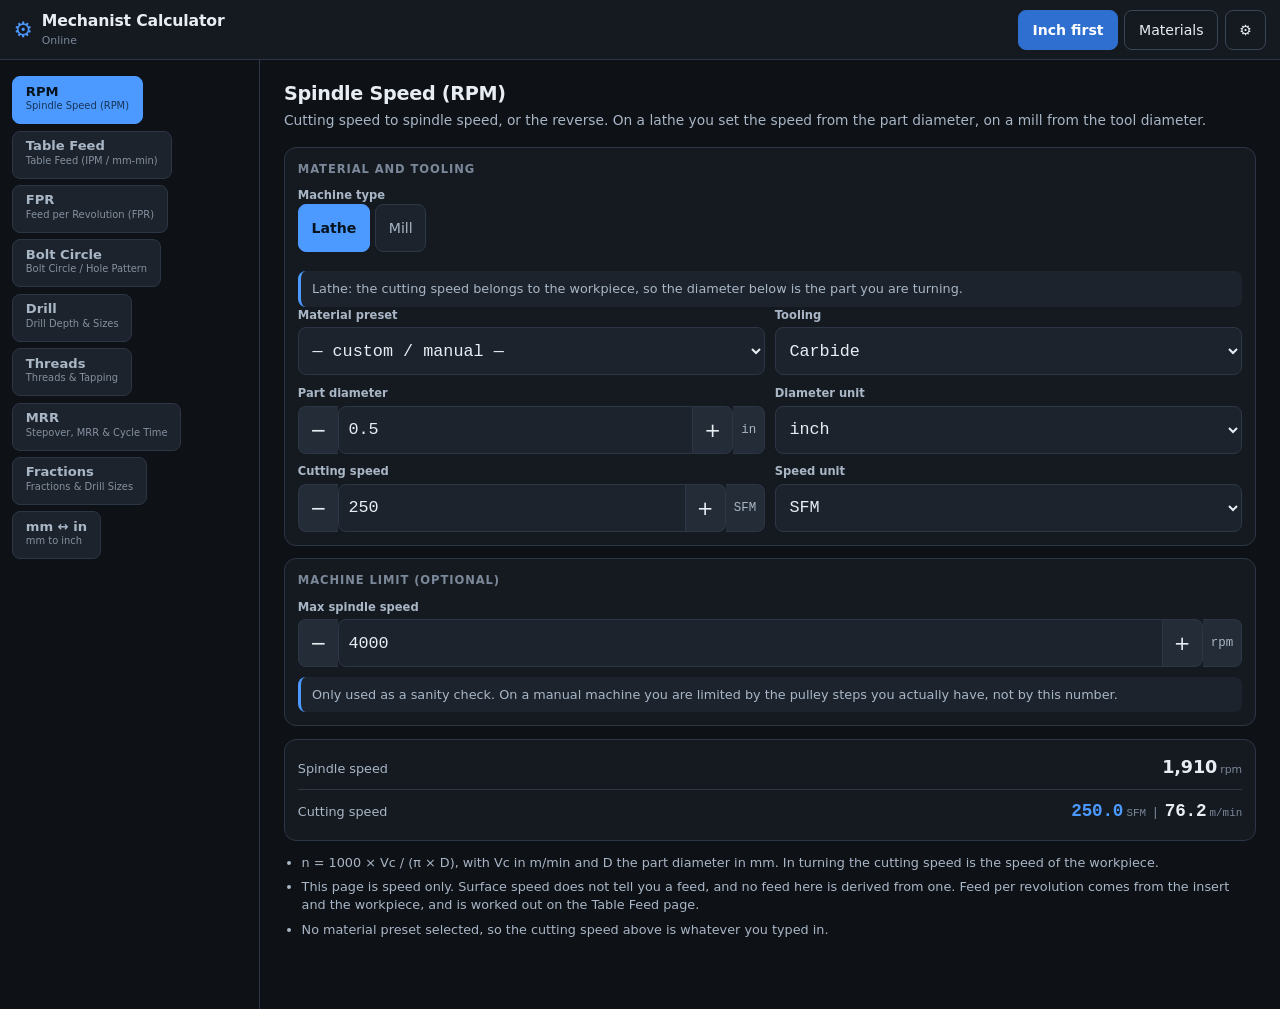
<file: index.html>
<!DOCTYPE html>
<html lang="en" data-theme="dark" data-units="in">
<head>
<meta charset="utf-8">
<meta name="viewport" content="width=device-width, initial-scale=1, viewport-fit=cover">
<meta name="theme-color" content="#0e1116">
<meta name="description" content="Machinist calculator for spindle speed, feeds, bolt circles, drilling, tapping, MRR and cycle time. Works in both imperial and metric at the same time.">
<meta name="apple-mobile-web-app-capable" content="yes">
<meta name="apple-mobile-web-app-status-bar-style" content="black-translucent">
<meta name="apple-mobile-web-app-title" content="Mech Calc">
<title>Mechanist Calculator</title>
<link rel="manifest" href="./manifest.webmanifest">
<link rel="icon" href="./icons/icon-192.png" sizes="192x192">
<link rel="apple-touch-icon" href="./icons/icon-192.png">
<link rel="stylesheet" href="./css/app.css">
</head>
<body>
<a class="skip" href="#calc-host">Skip to the calculator</a>

<div class="shell">
  <header class="topbar">
    <div class="brand">
      <span class="brand-mark" aria-hidden="true">⚙</span>
      <span class="brand-text">
        <strong>Mechanist Calculator</strong>
        <span class="net-state" id="net-state">Online</span>
      </span>
    </div>
    <div class="topbar-actions">
      <button type="button" class="btn btn-toggle" id="unit-main" aria-pressed="true">Inch first</button>
      <button type="button" class="btn btn-ghost" id="materials-open" title="Materials">Materials</button>
      <button type="button" class="btn btn-ghost" id="settings-open" title="Settings" aria-label="Settings">⚙</button>
    </div>
  </header>

  <div class="toolbar">
    <div class="search-wrap">
      <input type="search" id="search" placeholder="Search calculators, or press /" autocomplete="off" aria-label="Search calculators">
    </div>
    <button type="button" class="btn btn-ghost" id="machine-btn" title="Default machine">HAAS</button>
  </div>

  <nav class="nav" aria-label="Calculators">
    <ul id="nav-list"></ul>
  </nav>

  <main class="view">
    <h2 class="view-title" id="view-title"></h2>
    <p class="view-blurb" id="view-blurb"></p>
    <div id="calc-host"></div>
  </main>
</div>

<div class="overlay" id="settings" hidden>
  <div class="overlay-scrim" id="settings-scrim"></div>
  <div class="sheet" role="dialog" aria-modal="true" aria-label="Settings">
    <header class="sheet-head">
      <h2>Settings</h2>
      <button type="button" class="btn btn-ghost" id="settings-close">Close</button>
    </header>
    <div class="sheet-body" id="settings-body"></div>
  </div>
</div>

<noscript>
  <p style="padding:2rem;color:#fff">This calculator needs JavaScript. There is no server side, everything runs in your browser.</p>
</noscript>

<script type="module" src="./js/main.js"></script>
</body>
</html>
</file>
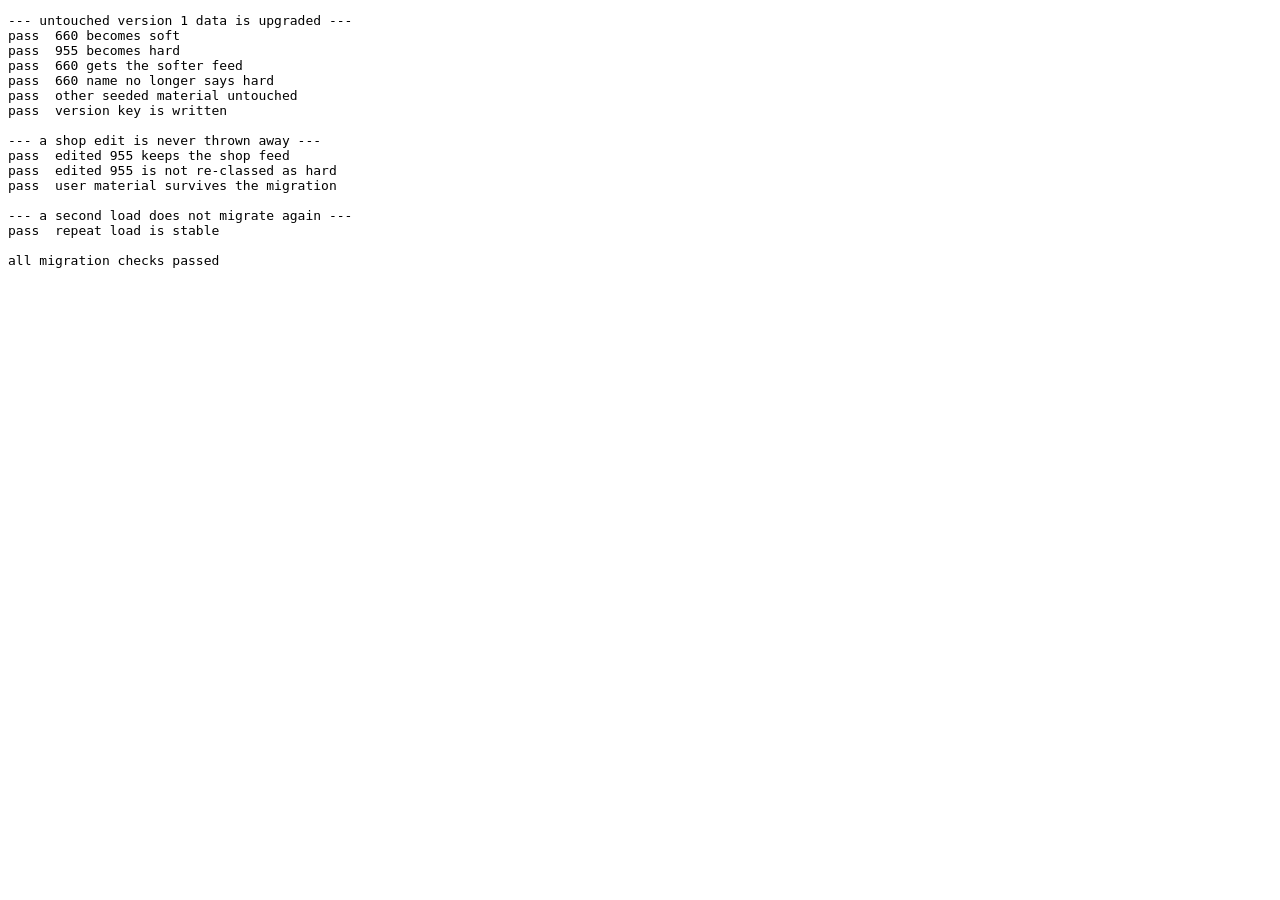
<file: tests/migrate.html>
<!DOCTYPE html>
<html lang="en">
<head><meta charset="utf-8"><title>material seed migration</title></head>
<body>
<pre id="out">running...</pre>
<script type="module">
const out = document.getElementById('out');
const log = [];
const paint = () => { out.textContent = log.join('\n'); };
const ok = (label, cond) => log.push(`${cond ? 'pass' : 'FAIL'}  ${label}`);

const NS = 'mechcalc';
const KEY = `${NS}:materials`;
const VER = `${NS}:materialsVersion`;

// The shape that shipped as version 1: no hardness field, and both bronzes
// carried the same 60 SFM / 0.0018 IPT values.
const v1BronzeTools = () => ({
  carbide: { sfm: 60, ipt: 0.0018 },
  coated: { sfm: 75, ipt: 0.0020 },
  hss: { sfm: 20, ipt: 0.0008 },
  cermet: null,
});

const seedV1 = (extra) => {
  localStorage.setItem(KEY, JSON.stringify([
    { id: 'bronze-660', name: 'Bronze SAE 660 / UNS C95800 (hard bearing bronze)', group: 'Bronze', kc: 1900, verified: false, tools: v1BronzeTools(), notes: 'old note' },
    { id: 'bronze-955', name: 'Bronze SAE 955 / UNS C93700 (hard bearing bronze)', group: 'Bronze', kc: 1900, verified: false, tools: v1BronzeTools(), notes: 'old note' },
    { id: 'steel-1018', name: 'Mild steel 1018 / A36', group: 'Steel', kc: 1500, verified: true, tools: { carbide: { sfm: 120, ipt: 0.0030 }, coated: { sfm: 140, ipt: 0.0030 }, hss: { sfm: 60, ipt: 0.0018 }, cermet: { sfm: 250, ipt: 0.0025 } }, notes: '' },
    ...extra,
  ]));
  localStorage.removeItem(VER);
};

try {
  const mod = await import('../js/materials.js');

  log.push('--- untouched version 1 data is upgraded ---');
  seedV1([]);
  let list = mod.listMaterials();
  const b660 = list.find((m) => m.id === 'bronze-660');
  const b955 = list.find((m) => m.id === 'bronze-955');
  ok('660 becomes soft', b660.hardness === 'soft');
  ok('955 becomes hard', b955.hardness === 'hard');
  ok('660 gets the softer feed', b660.tools.carbide.ipt > b955.tools.carbide.ipt);
  ok('660 name no longer says hard', !/hard bearing bronze/.test(b660.name));
  ok('other seeded material untouched', list.find((m) => m.id === 'steel-1018').tools.carbide.sfm === 120);
  ok('version key is written', Number(localStorage.getItem(VER)) >= 2);

  log.push('');
  log.push('--- a shop edit is never thrown away ---');
  seedV1([{ id: 'my-own', name: 'Shop alloy', group: 'Other', kc: 1500, verified: true, tools: { carbide: { sfm: 90, ipt: 0.0025 } }, notes: '' }]);
  const mine = JSON.parse(JSON.stringify(v1BronzeTools()));
  mine.carbide = { sfm: 44, ipt: 0.0011 };
  const v1 = JSON.parse(localStorage.getItem(KEY));
  v1.find((m) => m.id === 'bronze-955').tools = mine;
  localStorage.setItem(KEY, JSON.stringify(v1));
  list = mod.listMaterials();
  const edited = list.find((m) => m.id === 'bronze-955');
  ok('edited 955 keeps the shop feed', edited.tools.carbide.ipt === 0.0011 && edited.tools.carbide.sfm === 44);
  ok('edited 955 is not re-classed as hard', edited.hardness !== 'hard');
  ok('user material survives the migration', !!list.find((m) => m.id === 'my-own'));

  log.push('');
  log.push('--- a second load does not migrate again ---');
  const first = JSON.stringify(mod.listMaterials());
  const second = JSON.stringify(mod.listMaterials());
  ok('repeat load is stable', first === second);

  log.push('');
  const bad = log.filter((l) => l.startsWith('FAIL')).length;
  log.push(bad ? `${bad} FAILURE(S)` : 'all migration checks passed');
} catch (err) {
  log.push(`ABORTED: ${err && err.message ? err.message : err}`);
  if (err && err.stack) log.push(err.stack);
}
paint();
document.title = 'migration done';
</script>
</body>
</html>
</file>
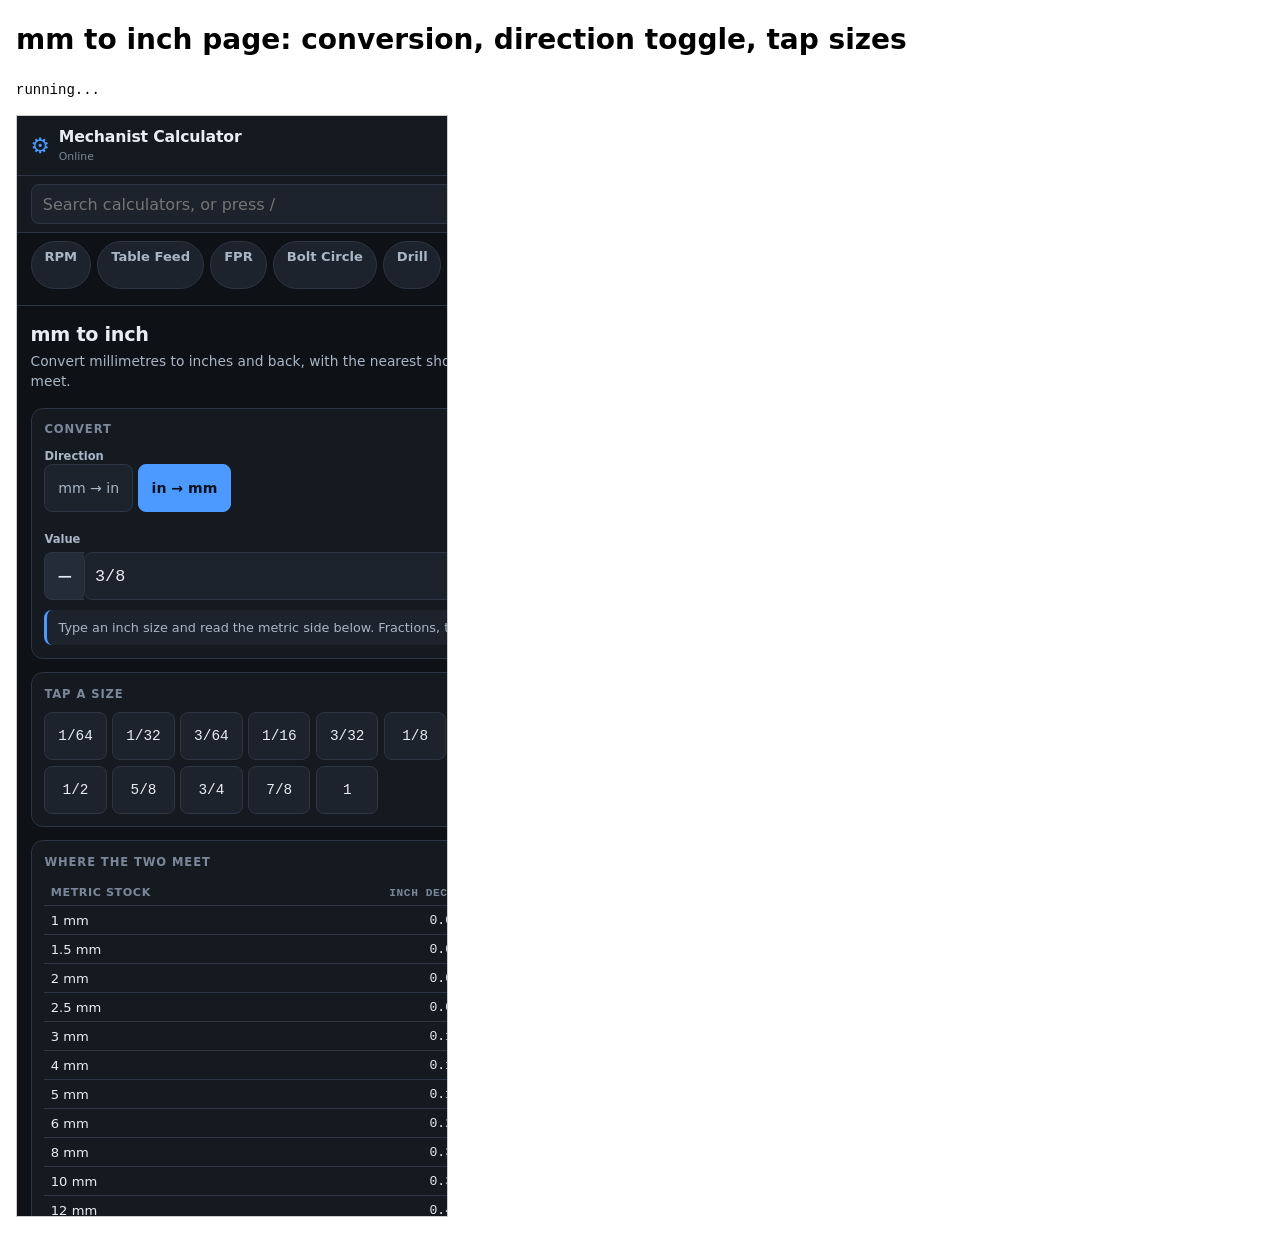
<file: tests/mmtoinch.html>
<!DOCTYPE html>
<html lang="en">
<head>
<meta charset="utf-8">
<title>mm to inch - checks</title>
<style>
  body { font: 14px/1.5 system-ui, sans-serif; margin: 1rem; }
  pre { white-space: pre-wrap; }
  .pass { color: #0a6; } .fail { color: #c00; font-weight: 600; }
  iframe { width: 430px; height: 1100px; border: 1px solid #ccc; }
</style>
</head>
<body>
<h1>mm to inch page: conversion, direction toggle, tap sizes</h1>
<pre id="out">running...</pre>
<iframe id="app" src="../index.html"></iframe>
<script type="module">
// The mm-to-inch page converts 25.4 mm per inch either way, shows a shop
// fraction and a Thou/Millimetres/Centimetres/Metres line, and carries the
// current value over when the direction is flipped.
const results = [];
const check = (name, got, want) => {
  const ok = String(got) === String(want);
  results.push({ name, got, want, ok });
};
const sleep = (ms) => new Promise((r) => setTimeout(r, ms));

const frame = document.getElementById('app');
let waited = 0;
while (waited < 10000) {
  const doc = frame.contentDocument;
  if (doc && doc.querySelector('#nav-list .nav-item')) break;
  await sleep(150);
  waited += 150;
}
const d = frame.contentDocument;
const W = frame.contentWindow;
const errs = [];
W.addEventListener('error', (e) => errs.push(`${e.message} @ ${e.filename}:${e.lineno}`));

d.querySelector('.nav-item[data-calc="mmtoinch"]').click();
await sleep(450);
const root = () => d.querySelector('.calc-slot:not([hidden])');
const rowValue = (needle) => {
  const r = [...root().querySelectorAll('.res-row')].find((x) => x.textContent.includes(needle));
  return r ? r.textContent.replace(/\s+/g, ' ').trim() : null;
};
const setMode = async (m) => {
  root().querySelector(`.seg[data-value="${m}"]`).click();
  await sleep(450);
};
const setValue = async (v) => {
  const el = root().querySelector('[data-f="value"]');
  el.value = v;
  el.dispatchEvent(new W.Event('input', { bubbles: true }));
  await sleep(320);
};
const valueUnit = () => {
  const el = root().querySelector('[data-f="value"]');
  const wrap = el && el.closest('.field');
  const u = wrap && wrap.querySelector('.field-unit');
  return u ? u.textContent.trim() : null;
};
const tap = async (text) => {
  [...root().querySelectorAll('.frac')].find((b) => b.textContent.trim() === text).click();
  await sleep(320);
};
const bodyHas = (re) => re.test(root().textContent.replace(/\s+/g, ' '));

// The page must not depend on saved state from a previous visit, so clear it.
try { W.localStorage.removeItem('mechcalc:calcState:mmtoinch'); } catch { /* ignore */ }

// --- default direction is mm to inch ---
check('default direction is mm → in', root().querySelector('.seg[data-value="mmToIn"]').classList.contains('is-active'), true);
check('the value field defaults to mm units', valueUnit(), 'mm');
check('default 10 mm reads 0.3937 in', /0\.3937in/.test(rowValue('Inches') || ''), true);
check('10 mm is 393.7 thou', /393\.7 thou/.test(rowValue('Thou') || ''), true);
check('10 mm is reported as millimetres', /10\.000 mm/.test(rowValue('Millimetres') || ''), true);
check('10 mm is 1 cm and 0.01 m', /1\.0000 cm/.test(rowValue('Centimetres') || '') && /0\.01000 m/.test(rowValue('Metres') || ''), true);

// --- 12.7 mm is exactly 1/2 in ---
await setValue('12.7');
check('12.7 mm reads as a half inch', /1\/2/.test(rowValue('As a fraction') || ''), true);
check('12.7 mm marks the fraction exact', bodyHas(/Exact\./), true);

// --- 3/8 in typed as a fraction on a flip to inches ---
await setMode('inToMm');
check('flipping sets the value field to inches', valueUnit(), 'in');
check('the carried 12.7 mm becomes 0.5 in', root().querySelector('[data-f="value"]').value, '0.5');
check('0.5 in reads back as 12.7 mm', /12\.700 mm/.test(rowValue('Millimetres') || ''), true);
await setValue('3/8');
check('3/8 in is 9.525 mm', /9\.525 mm/.test(rowValue('Millimetres') || ''), true);
check('3/8 in shows the exact fraction row', /3\/8/.test(rowValue('As a fraction') || ''), true);

// --- a size over a foot lands on feet and inches ---
await setValue('14');
check('14 in reads back 355.6 mm', /355\.600 mm/.test(rowValue('Millimetres') || ''), true);
check('14 in shows feet and inches', /1 ft 2 in/.test(rowValue('Feet and inches') || ''), true);

// --- the inch tap grid fills the field on the imperial side ---
await tap('1/4');
check('tapping 1/4 sets the value field', root().querySelector('[data-f="value"]').value, '0.25');
check('1/4 in is 6.35 mm', /6\.350 mm/.test(rowValue('Millimetres') || ''), true);

// --- back to metric: the value carries over and the tap grid switches ---
await setMode('mmToIn');
check('0.25 in carried over becomes 6.35 mm', root().querySelector('[data-f="value"]').value, '6.35');
check('the tap grid shows metric sizes again', [...root().querySelectorAll('.frac')].some((b) => b.textContent.trim() === '10'), true);
await tap('25');
check('25 mm is a 63/64 approximation on the inch line', /63\/64/.test(rowValue('Inches') || '') && /0\.9843/.test(rowValue('Inches') || ''), true);
check('25 mm is flagged as a non-exact fraction', bodyHas(/Nearest 1\/64th, not exact/), true);

// --- bad input is refused, blank input is silent ---
await setValue('banana');
check('an unreadable value is refused', /Could not calculate/.test(root().querySelector('.calc-results').textContent), true);
await setValue('');
check('a blank value leaves no results', root().querySelectorAll('.res-row').length, 0);

const failed = results.filter((r) => !r.ok);
const lines = results.map((r) => `${r.ok ? 'pass' : 'FAIL'}  ${r.name}${r.ok ? '' : `\n        got  ${r.got}\n        want ${r.want}`}`);
lines.push('');
lines.push(failed.length ? `${failed.length} of ${results.length} checks failed` : `all ${results.length} checks passed`);
lines.push(`errors: ${errs.length ? errs.join(' | ') : 'none'}`);
const out = document.getElementById('out');
out.textContent = lines.join('\n');
out.className = failed.length ? 'fail' : 'pass';
document.title = failed.length ? 'FAIL mm to inch' : 'PASS mm to inch';
</script>
</body>
</html>
</file>
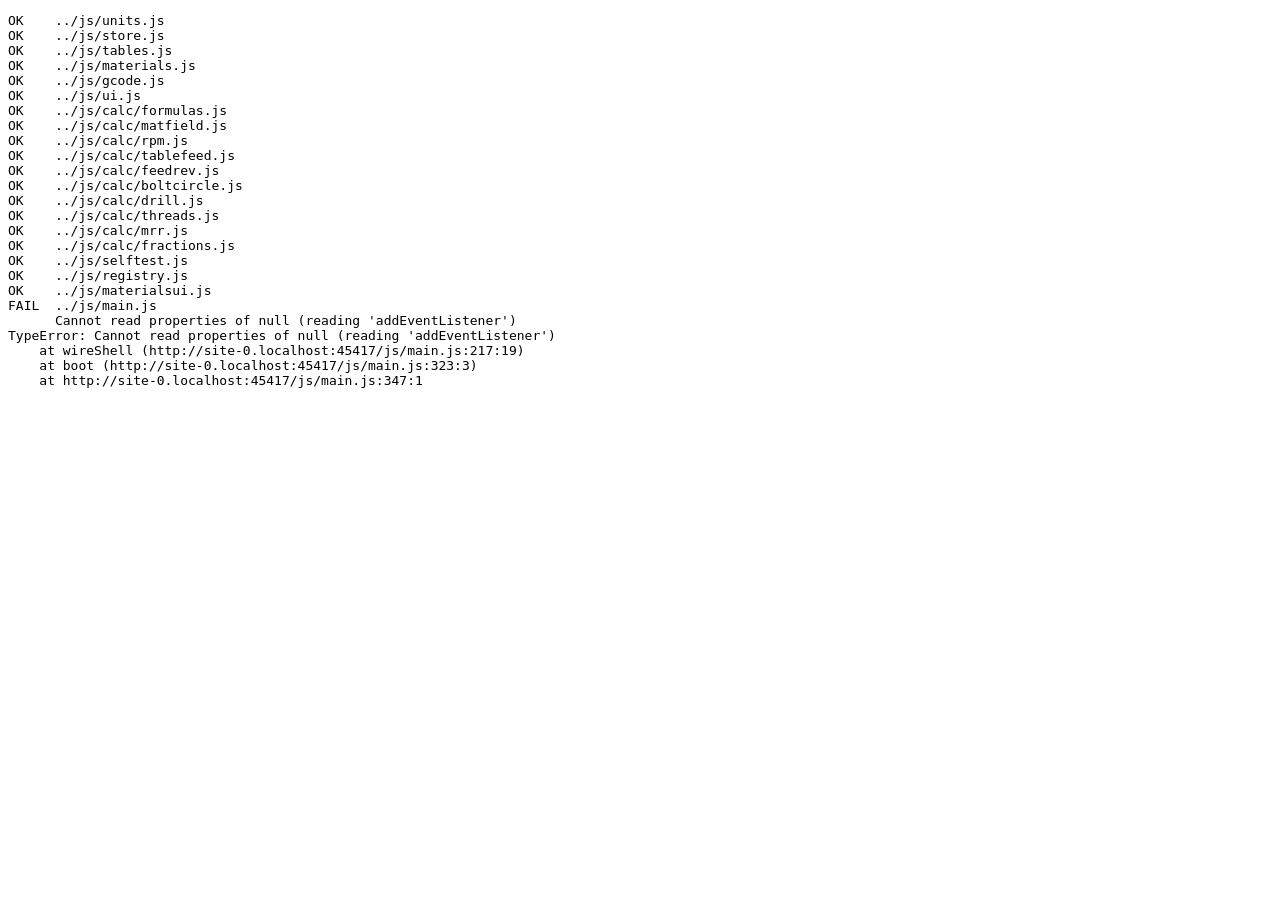
<file: tests/probe.html>
<!DOCTYPE html>
<html lang="en">
<head><meta charset="utf-8"><title>probe</title></head>
<body>
<pre id="out">running...</pre>
<script type="module">
const out = document.getElementById('out');
const log = [];
const paint = () => { out.textContent = log.join('\n'); };
window.addEventListener('error', (e) => {
  log.push(`WINDOW ERROR: ${e.message} @ ${e.filename}:${e.lineno}:${e.colno}`);
  paint();
});
window.addEventListener('unhandledrejection', (e) => {
  const r = e.reason;
  log.push(`REJECTION: ${(r && r.stack) || r}`);
  paint();
});

const mods = [
  '../js/units.js',
  '../js/store.js',
  '../js/tables.js',
  '../js/materials.js',
  '../js/gcode.js',
  '../js/ui.js',
  '../js/calc/formulas.js',
  '../js/calc/matfield.js',
  '../js/calc/rpm.js',
  '../js/calc/tablefeed.js',
  '../js/calc/feedrev.js',
  '../js/calc/boltcircle.js',
  '../js/calc/drill.js',
  '../js/calc/threads.js',
  '../js/calc/mrr.js',
  '../js/calc/fractions.js',
  '../js/selftest.js',
  '../js/registry.js',
  '../js/materialsui.js',
  '../js/main.js',
];

for (const m of mods) {
  try {
    await import(m);
    log.push(`OK    ${m}`);
  } catch (err) {
    log.push(`FAIL  ${m}\n      ${(err && err.message) || err}\n${(err && err.stack) || ''}`);
  }
}
paint();
document.title = 'probe done';
</script>
</body>
</html>
</file>
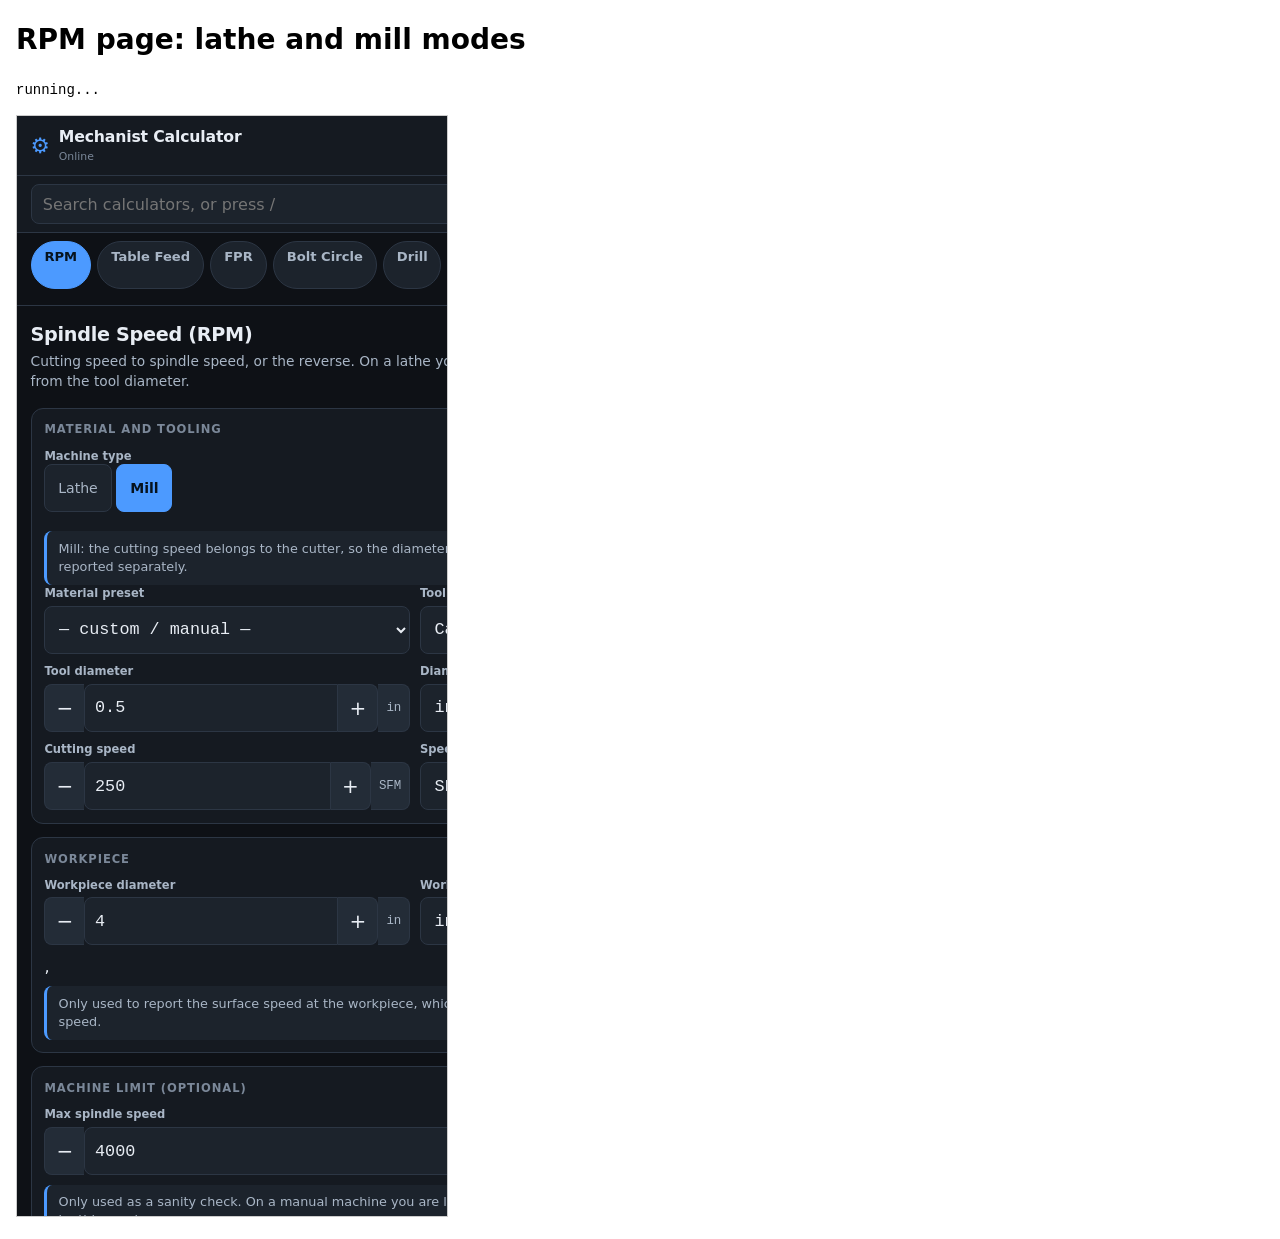
<file: tests/rpm.html>
<!DOCTYPE html>
<html lang="en">
<head>
<meta charset="utf-8">
<title>rpm lathe/mill - checks</title>
<style>
  body { font: 14px/1.5 system-ui, sans-serif; margin: 1rem; }
  pre { white-space: pre-wrap; }
  .pass { color: #0a6; } .fail { color: #c00; font-weight: 600; }
  iframe { width: 430px; height: 1100px; border: 1px solid #ccc; }
</style>
</head>
<body>
<h1>RPM page: lathe and mill modes</h1>
<pre id="out">running...</pre>
<iframe id="app" src="../index.html"></iframe>
<script type="module">
// The RPM page is speed only. It changes what the main diameter means, which
// diameter label is shown, and whether a separate workpiece field appears. It
// must never report a feed in either mode, and it must not ask for a flute
// count, because surface speed and feed are independent axes.
const results = [];
const check = (name, got, want) => {
  const ok = String(got) === String(want);
  results.push({ name, got, want, ok });
};
const sleep = (ms) => new Promise((r) => setTimeout(r, ms));

const frame = document.getElementById('app');
let waited = 0;
while (waited < 10000) {
  const doc = frame.contentDocument;
  if (doc && doc.querySelector('#nav-list .nav-item')) break;
  await sleep(150);
  waited += 150;
}
const d = frame.contentDocument;
const W = frame.contentWindow;
const errs = [];
W.addEventListener('error', (e) => errs.push(`${e.message} @ ${e.filename}:${e.lineno}`));

d.querySelector('.nav-item[data-calc="rpm"]').click();
await sleep(450);
const root = () => d.querySelector('.calc-slot:not([hidden])');
const rowLabels = () => [...root().querySelectorAll('.res-row')]
  .map((r) => (r.querySelector('.res-label') || r).textContent.replace(/\s+/g, ' ').trim());
const rowValue = (needle) => {
  const r = [...root().querySelectorAll('.res-row')].find((x) => x.textContent.includes(needle));
  return r ? r.textContent.replace(/\s+/g, ' ').trim() : null;
};
const hasField = (name) => Boolean(root().querySelector(`[data-f="${name}"]`));
const fieldLabel = (name) => {
  // The input sits inside <label class="field">, with the text in a
  // .field-label span, so there is no nested label element to query.
  const el = root().querySelector(`[data-f="${name}"]`);
  const wrap = el && el.closest('.field');
  const lbl = wrap && wrap.querySelector('.field-label');
  return lbl ? lbl.textContent.trim() : null;
};
const setMode = async (m) => {
  root().querySelector(`.seg[data-value="${m}"]`).click();
  await sleep(450);
};
const setField = async (name, v) => {
  const el = root().querySelector(`[data-f="${name}"]`);
  el.value = v;
  el.dispatchEvent(new W.Event('input', { bubbles: true }));
  await sleep(320);
};
const setSelect = async (name, v) => {
  const el = root().querySelector(`select[data-f="${name}"]`);
  el.value = v;
  el.dispatchEvent(new W.Event('change', { bubbles: true }));
  await sleep(380);
};

// The page must not depend on saved state from a previous visit, so clear it.
try { W.localStorage.removeItem('mechcalc:calcState:rpm'); } catch { /* ignore */ }

// --- default is lathe, and the working diameter is called the part diameter ---
check('default mode is lathe', root().querySelector('.seg[data-value="lathe"]').classList.contains('is-active'), true);
check('lathe labels the working diameter Part diameter', fieldLabel('dia'), 'Part diameter');
check('lathe shows no separate workpiece field', hasField('partDia'), false);
check('lathe does not report a separate workpiece speed', rowLabels().some((l) => /Speed at the/.test(l)), false);

// The page reports speed and nothing else. No feed, and no flute count.
check('lathe with no material reports no feed', rowLabels().some((l) => /Feed per revolution/.test(l)), false);
check('lathe with no material still reports the speed', /Spindle speed/.test(rowLabels().join(' ')), true);
check('lathe never asks for a flute count', hasField('flutes'), false);
check('the half inch mild steel default lands on 1910 rpm', /1,909|1,910/.test(rowValue('Spindle speed') || ''), true);
check('the default cutting speed reads back as 250 SFM', /250\.0SFM/.test(rowValue('Cutting speed') || ''), true);

// --- mill mode flips the label and brings the workpiece field back ---
await setMode('mill');
check('mill labels the working diameter Tool diameter', fieldLabel('dia'), 'Tool diameter');
check('mill shows the workpiece field', hasField('partDia'), true);
check('mill without a workpiece omits the workpiece speed', rowLabels().some((l) => /Speed at the/.test(l)), false);
check('mill never asks for a flute count', hasField('flutes'), false);
check('mill with no material still reports no feed', /Feed per revolution/.test(rowLabels().join(' ')), false);

await setField('partDia', '4');
check('mill with a workpiece reports its speed', /Speed at the workpiece/.test(rowLabels().join(' ')), true);
check('4 in workpiece at 1910 rpm is 2000 SFM', /2,000\.0SFM/.test(rowValue('Speed at the workpiece') || ''), true);

// --- a loaded material sets the speed, never a feed ---
await setMode('lathe');
check('returning to lathe hides the workpiece field', hasField('partDia'), false);
check('returning to lathe restores the part diameter label', fieldLabel('dia'), 'Part diameter');

await setSelect('matId', 'bronze-660');
check('lathe with a material still reports no feed', /Feed per revolution/.test(rowLabels().join(' ')), false);
check('the material drove the cutting speed', /60\.0SFM/.test(rowValue('Cutting speed') || ''), true);

await setSelect('matId', 'custom');
check('dropping back to custom still reports no feed', rowLabels().some((l) => /Feed per revolution/.test(l)), false);

// The page must not tell the user to size a feed off any diameter, and must not
// mention chip load or IPT at all.
await setSelect('matId', 'bronze-660');
check('the lathe page never suggests sizing feed off the part diameter', /chip load is scaled from the tool diameter/.test(root().textContent), false);
check('the page mentions no chip load at all', /chip load/i.test(root().textContent), false);
check('the page mentions no IPT at all', /\bIPT\b/.test(root().textContent), false);
check('the page points feed work at the Table Feed page', /Table Feed page/.test(root().textContent), true);

const failed = results.filter((r) => !r.ok);
const lines = results.map((r) => `${r.ok ? 'pass' : 'FAIL'}  ${r.name}${r.ok ? '' : `\n        got  ${r.got}\n        want ${r.want}`}`);
lines.push('');
lines.push(failed.length ? `${failed.length} of ${results.length} checks failed` : `all ${results.length} checks passed`);
lines.push(`errors: ${errs.length ? errs.join(' | ') : 'none'}`);
const out = document.getElementById('out');
out.textContent = lines.join('\n');
out.className = failed.length ? 'fail' : 'pass';
document.title = failed.length ? 'FAIL rpm lathe/mill' : 'PASS rpm lathe/mill';
</script>
</body>
</html>
</file>
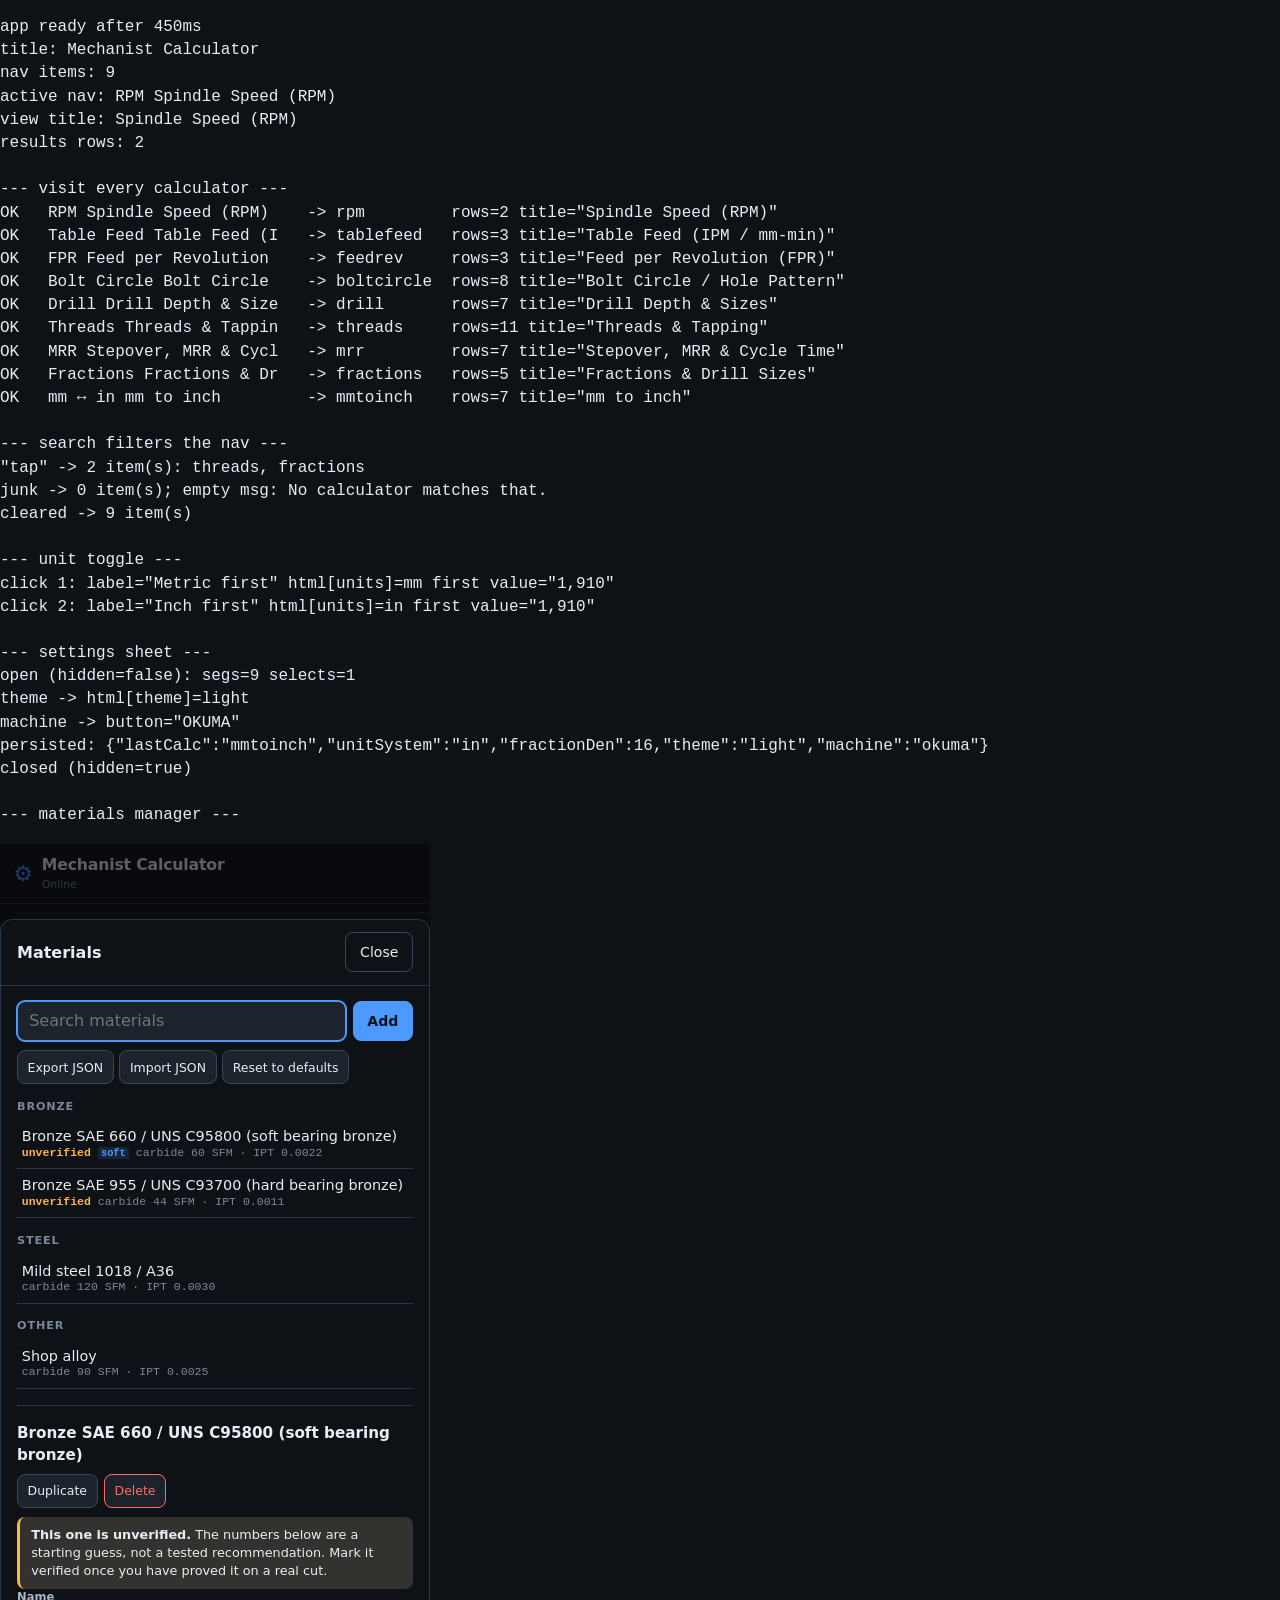
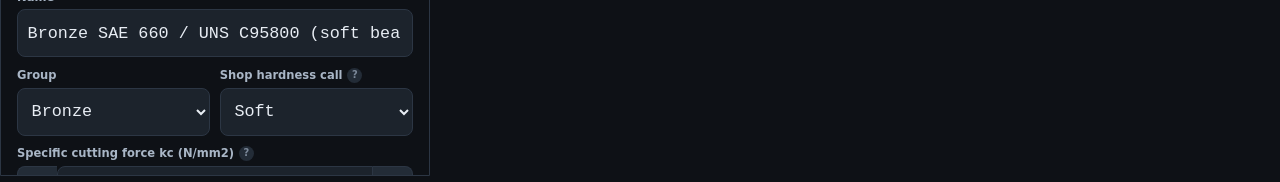
<file: tests/shell.html>
<!DOCTYPE html>
<html lang="en">
<head>
<meta charset="utf-8">
<title>shell smoke</title>
<link rel="stylesheet" href="../css/app.css">
</head>
<body>
<pre id="out">running...</pre>
<iframe id="app" src="../index.html" style="width:430px;height:932px;border:0"></iframe>
<script type="module">
const out = document.getElementById('out');
const log = [];
const errors = [];
const paint = () => { out.textContent = log.join('\n'); };
const sleep = (ms) => new Promise((r) => setTimeout(r, ms));
const head = (s) => { log.push(''); log.push(`--- ${s} ---`); paint(); };

window.onerror = (m, f, l) => { log.push(`UNCAUGHT: ${m} @ ${f}:${l}`); paint(); };

try {
  const frame = document.getElementById('app');

  // A new iframe starts on about:blank, and about:blank is already "complete",
  // so waiting for load or checking readyState is both unreliable. Poll for a
  // node that only the real app shell has.
  let waited = 0;
  let appReady = false;
  while (waited < 10000) {
    const doc = frame.contentDocument;
    if (doc && doc.getElementById('nav-list') && doc.querySelector('#nav-list .nav-item')) { appReady = true; break; }
    await sleep(150);
    waited += 150;
  }
  if (!appReady) throw new Error('the app never rendered inside the iframe');

  const w = frame.contentWindow;
  const d = frame.contentDocument;
  w.addEventListener('error', (e) => errors.push(`${e.message} @ ${e.filename}:${e.lineno}`));
  w.addEventListener('unhandledrejection', (e) => errors.push(`rejection: ${(e.reason && e.reason.message) || e.reason}`));
  const origErr = w.console.error;
  w.console.error = (...a) => { errors.push(`console.error: ${a.join(' ')}`); origErr.apply(w.console, a); };

  const q = (sel) => d.querySelector(sel);
  const qa = (sel) => [...d.querySelectorAll(sel)];
  const txt = (n) => (n ? n.textContent.replace(/\s+/g, ' ').trim() : '(missing)');
  const readPrefs = () => JSON.parse(w.localStorage.getItem('mechcalc:prefs') || '{}');

  log.push(`app ready after ${waited}ms`);
  log.push(`title: ${d.title}`);
  log.push(`nav items: ${qa('#nav-list .nav-item').length}`);
  log.push(`active nav: ${txt(q('#nav-list .nav-item.is-active'))}`);
  log.push(`view title: ${txt(q('#view-title'))}`);
  log.push(`results rows: ${qa('.res-row').length}`);
  paint();

  head('visit every calculator');
  {
    const ids = qa('#nav-list .nav-item').map((n) => n.dataset.calc);
    for (const id of ids) {
      const btn = qa('#nav-list .nav-item').find((n) => n.dataset.calc === id);
      const label = txt(btn).slice(0, 24);
      try {
        btn.click();
        const shown = q('.calc-slot:not([hidden]) .calc')?.dataset.calc;
        const rows = qa('.calc-slot:not([hidden]) .res-row').length;
        const res = txt(q('.calc-slot:not([hidden]) .calc-results'));
        const warn = /Could not calculate/.test(res);
        const switched = shown === id;
        log.push(`${warn || !switched ? 'WARN' : 'OK  '} ${label.padEnd(26)} -> ${String(shown).padEnd(11)} rows=${rows} title="${txt(q('#view-title'))}"${warn ? ' :: ' + res.slice(0, 70) : ''}${!switched ? ' :: DID NOT SWITCH' : ''}`);
      } catch (err) {
        log.push(`FAIL ${label} :: ${err.message}`);
      }
    }
    paint();
  }

  head('search filters the nav');
  try {
    const s = q('#search');
    s.value = 'tap';
    s.dispatchEvent(new w.Event('input', { bubbles: true }));
    log.push(`"tap" -> ${qa('#nav-list .nav-item').length} item(s): ${qa('#nav-list .nav-item').map((n) => n.dataset.calc).join(', ')}`);
    s.value = 'zzzznotathing';
    s.dispatchEvent(new w.Event('input', { bubbles: true }));
    log.push(`junk -> ${qa('#nav-list .nav-item').length} item(s); empty msg: ${txt(q('#nav-list .nav-empty'))}`);
    s.value = '';
    s.dispatchEvent(new w.Event('input', { bubbles: true }));
    log.push(`cleared -> ${qa('#nav-list .nav-item').length} item(s)`);
  } catch (err) { log.push(`FAIL search :: ${err.message}`); }
  paint();

  head('unit toggle');
  try {
    for (let i = 0; i < 2; i++) {
      q('#unit-main').click();
      log.push(`click ${i + 1}: label="${txt(q('#unit-main'))}" html[units]=${d.documentElement.dataset.units} first value="${txt(q('.uv .v'))}"`);
    }
  } catch (err) { log.push(`FAIL unit toggle :: ${err.message}`); }
  paint();

  head('settings sheet');
  try {
    q('#settings-open').click();
    log.push(`open (hidden=${q('#settings').hidden}): segs=${qa('#settings-body .seg').length} selects=${qa('#settings-body select').length}`);

    const fracSel = q('#settings-body select[data-f="fractionDen"]');
    fracSel.value = '16';
    fracSel.dispatchEvent(new w.Event('change', { bubbles: true }));

    qa('#settings-body .seg[data-f="theme"]').find((b) => b.dataset.value === 'light').click();
    log.push(`theme -> html[theme]=${d.documentElement.dataset.theme}`);

    qa('#settings-body .seg[data-f="machine"]').find((b) => b.dataset.value === 'okuma').click();
    log.push(`machine -> button="${txt(q('#machine-btn'))}"`);

    // Writes are debounced, so read storage only after giving the store a moment.
    await sleep(500);
    log.push(`persisted: ${JSON.stringify(readPrefs())}`);

    qa('#settings-body .seg[data-f="theme"]').find((b) => b.dataset.value === 'dark').click();
    fracSel.value = '64';
    fracSel.dispatchEvent(new w.Event('change', { bubbles: true }));

    q('#settings-close').click();
    log.push(`closed (hidden=${q('#settings').hidden})`);
  } catch (err) { log.push(`FAIL settings :: ${err.message}`); }
  paint();

  head('materials manager');
  try {
    q('#materials-open').click();
    await sleep(400);
    const rows = qa('.mat-item');
    log.push(`rows=${rows.length}; first="${txt(rows[0]).slice(0, 60)}"`);

    const box = q('#mat-search');
    if (box) {
      box.focus();
      const focusWorks = d.activeElement === box;
      box.value = 'bronze';
      box.dispatchEvent(new w.Event('input', { bubbles: true }));
      const filtered = qa('.mat-item');
      log.push(`search "bronze" -> ${filtered.length} row(s): ${filtered.map((r) => txt(r).slice(0, 28)).join(' | ')}`);
      log.push(`focus: mechanism works=${focusWorks}; kept on input after re-render=${d.activeElement === box}`);
      box.value = '';
      box.dispatchEvent(new w.Event('input', { bubbles: true }));
    } else {
      log.push('WARN no #mat-search input');
    }

    // The editor has to round-trip a hand typed turning band, otherwise a shop
    // that proves its own figure loses it on save.
    try {
      const bronze = qa('.mat-item').find((r) => /SAE 660/.test(txt(r)));
      if (bronze) {
        bronze.querySelector('.mat-open').click();
        await sleep(400);
        const lo = d.querySelector('[data-f="tf_carbide_lo"]');
        const hi = d.querySelector('[data-f="tf_carbide_hi"]');
        if (lo && hi) {
          log.push(`660 carbide turning band fields: lo="${lo.value}" hi="${hi.value}"`);
          lo.value = '0.0011';
          hi.value = '0.0044';
          lo.dispatchEvent(new w.Event('input', { bubbles: true }));
          hi.dispatchEvent(new w.Event('input', { bubbles: true }));
          await sleep(500);
          const saveBtn = qa('button').find((b) => /save/i.test(b.textContent) && b.offsetParent !== null);
          if (saveBtn) saveBtn.click();
          await sleep(400);
          qa('.mat-item').find((r) => /SAE 660/.test(txt(r))).querySelector('.mat-open').click();
          await sleep(400);
          const back = d.querySelector('[data-f="tf_carbide_lo"]');
          const backHi = d.querySelector('[data-f="tf_carbide_hi"]');
          const kept = back && backHi && back.value === '0.00110' && backHi.value === '0.00440';
          log.push(`${kept ? 'OK  ' : 'FAIL'} 660 hand typed band survives a save: got ${back && back.value} to ${backHi && backHi.value}, want 0.00110 to 0.00440`);
          // Put the shipped value back so the run is repeatable.
          if (back && backHi) {
            back.value = '0.00150';
            backHi.value = '0.00300';
            back.dispatchEvent(new w.Event('input', { bubbles: true }));
            backHi.dispatchEvent(new w.Event('input', { bubbles: true }));
            await sleep(600);
          }
        } else {
          log.push('FAIL 660 turning band fields are missing from the editor');
        }
      } else {
        log.push('WARN could not find the SAE 660 row to open');
      }
    } catch (err) { log.push(`FAIL materials editor band :: ${err.message}`); }

    const esc = qa('button').find((b) => /close|done|cancel/i.test(b.textContent) && b.offsetParent !== null);
    if (esc) esc.click();
    log.push(`closed: no visible overlay=${!qa('.overlay').some((m) => m.offsetParent !== null)}`);
  } catch (err) { log.push(`FAIL materials :: ${err.message}`); }
  paint();

  head('escape key closes settings');
  try {
    q('#settings-open').click();
    d.dispatchEvent(new w.KeyboardEvent('keydown', { key: 'Escape', bubbles: true }));
    log.push(`hidden after Escape: ${q('#settings').hidden}`);
  } catch (err) { log.push(`FAIL escape :: ${err.message}`); }
  paint();

  head('offline cache');
  try {
    // Service-worker APIs do not settle under a virtual-time headless run, so
    // race every one of them against a timer and report what we could not see.
    const limit = (p, ms) => Promise.race([
      p,
      sleep(ms).then(() => 'timed out after ' + ms + 'ms'),
    ]);

    const regs = await limit(navigator.serviceWorker.getRegistrations(), 3000);
    log.push(`service worker registrations: ${typeof regs === 'string' ? regs : regs.length}`);

    const names = await limit(caches.keys(), 3000);
    if (typeof names === 'string') {
      log.push(`caches: ${names}`);
    } else {
      log.push(`caches: ${names.join(', ') || '(none)'}`);
      if (names.length) {
        const c = await limit(caches.open(names[names.length - 1]), 3000);
        const keys = await limit(c.keys(), 3000);
        if (typeof keys === 'string') {
          log.push(`entries: ${keys}`);
        } else {
          const urls = keys.map((k) => new URL(k.url).pathname.replace(/^\//, ''));
          log.push(`cached entries: ${keys.length}`);
          const need = ['index.html', 'css/app.css', 'js/main.js', 'js/tables.js',
            'js/calc/rpm.js', 'js/calc/fractions.js', 'js/calc/mmtoinch.js', 'manifest.webmanifest', 'icons/icon-192.png'];
          const missing = need.filter((n) => !urls.includes(n));
          log.push(`missing from cache: ${missing.length ? missing.join(', ') : 'none'}`);
        }
      } else {
        log.push('WARN no cache was created');
      }
    }
  } catch (err) { log.push(`FAIL cache audit :: ${err.message}`); }
  paint();

  head('errors captured');
  log.push(errors.length ? errors.join('\n') : 'none');
} catch (err) {
  log.push('');
  log.push(`ABORTED: ${err && err.message ? err.message : err}`);
  log.push(err && err.stack ? err.stack : '');
}

paint();
document.title = 'shell smoke done';
</script>
</body>
</html>
</file>
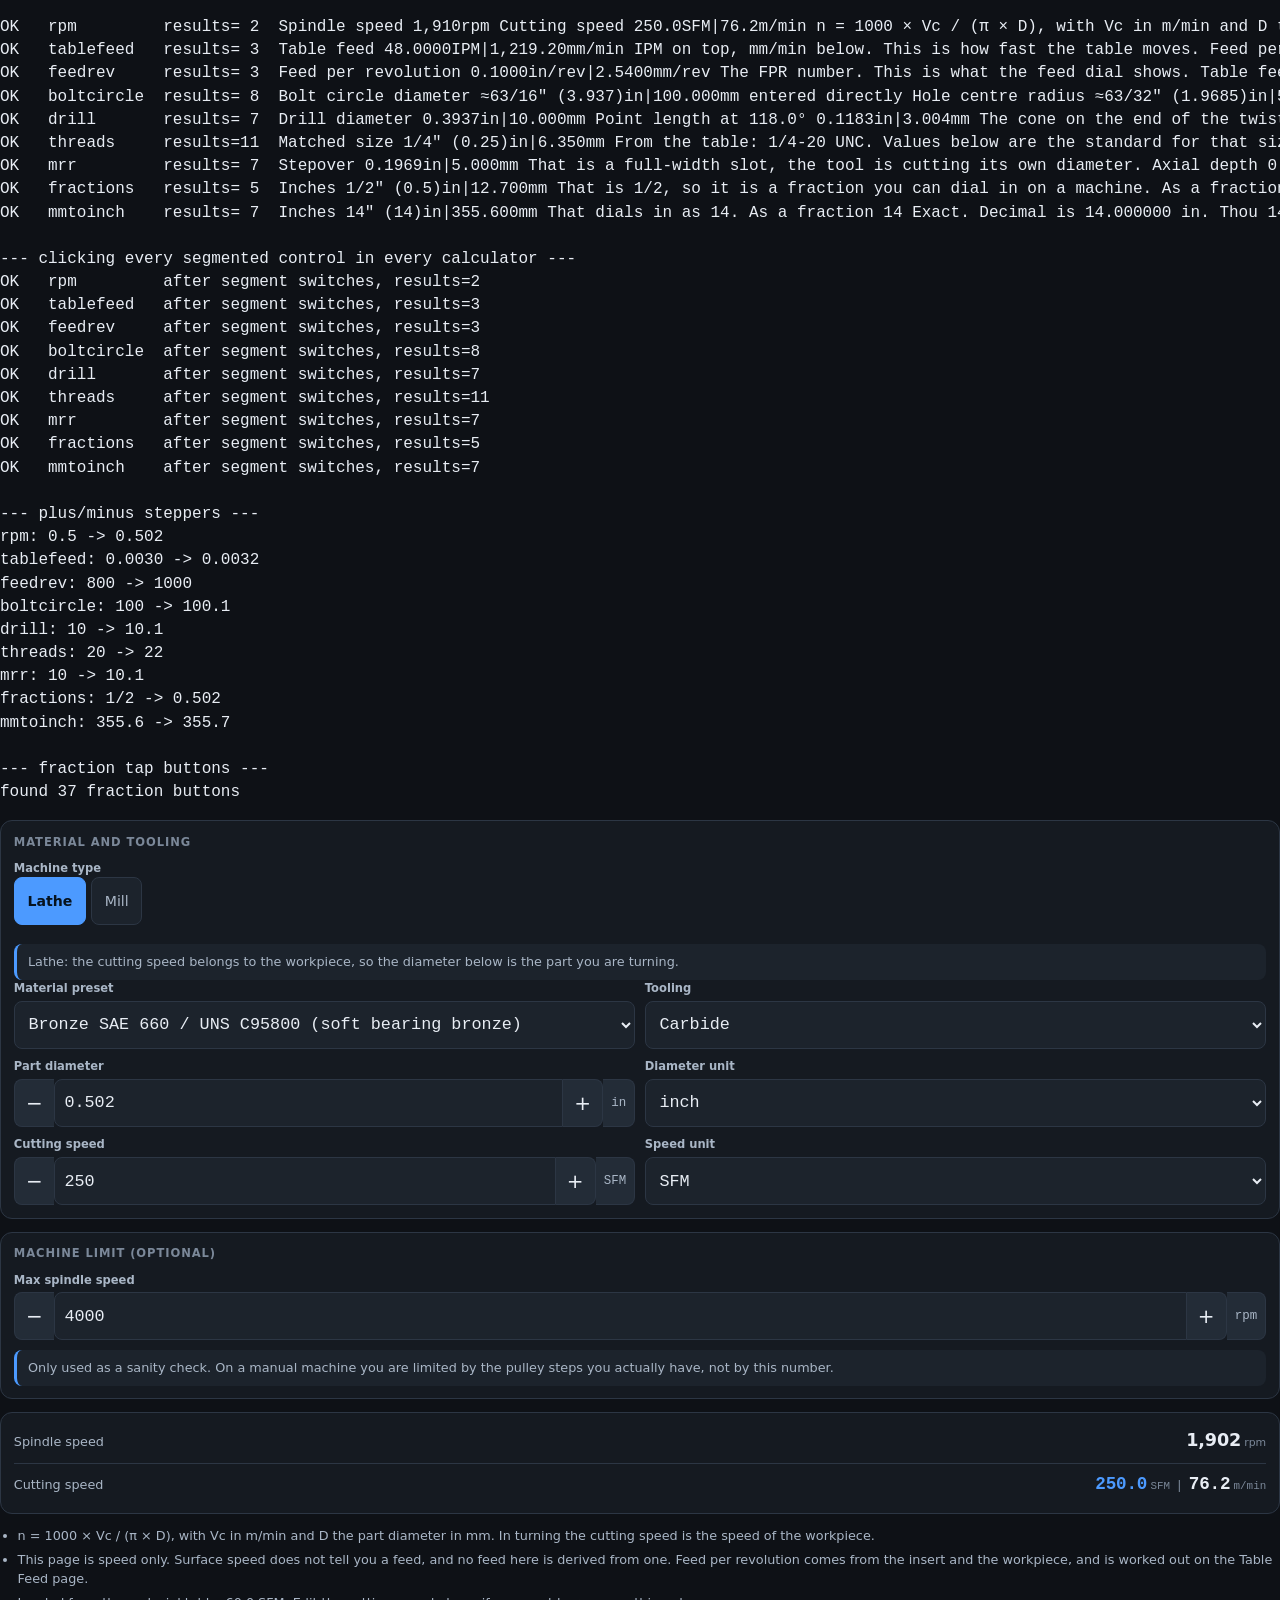
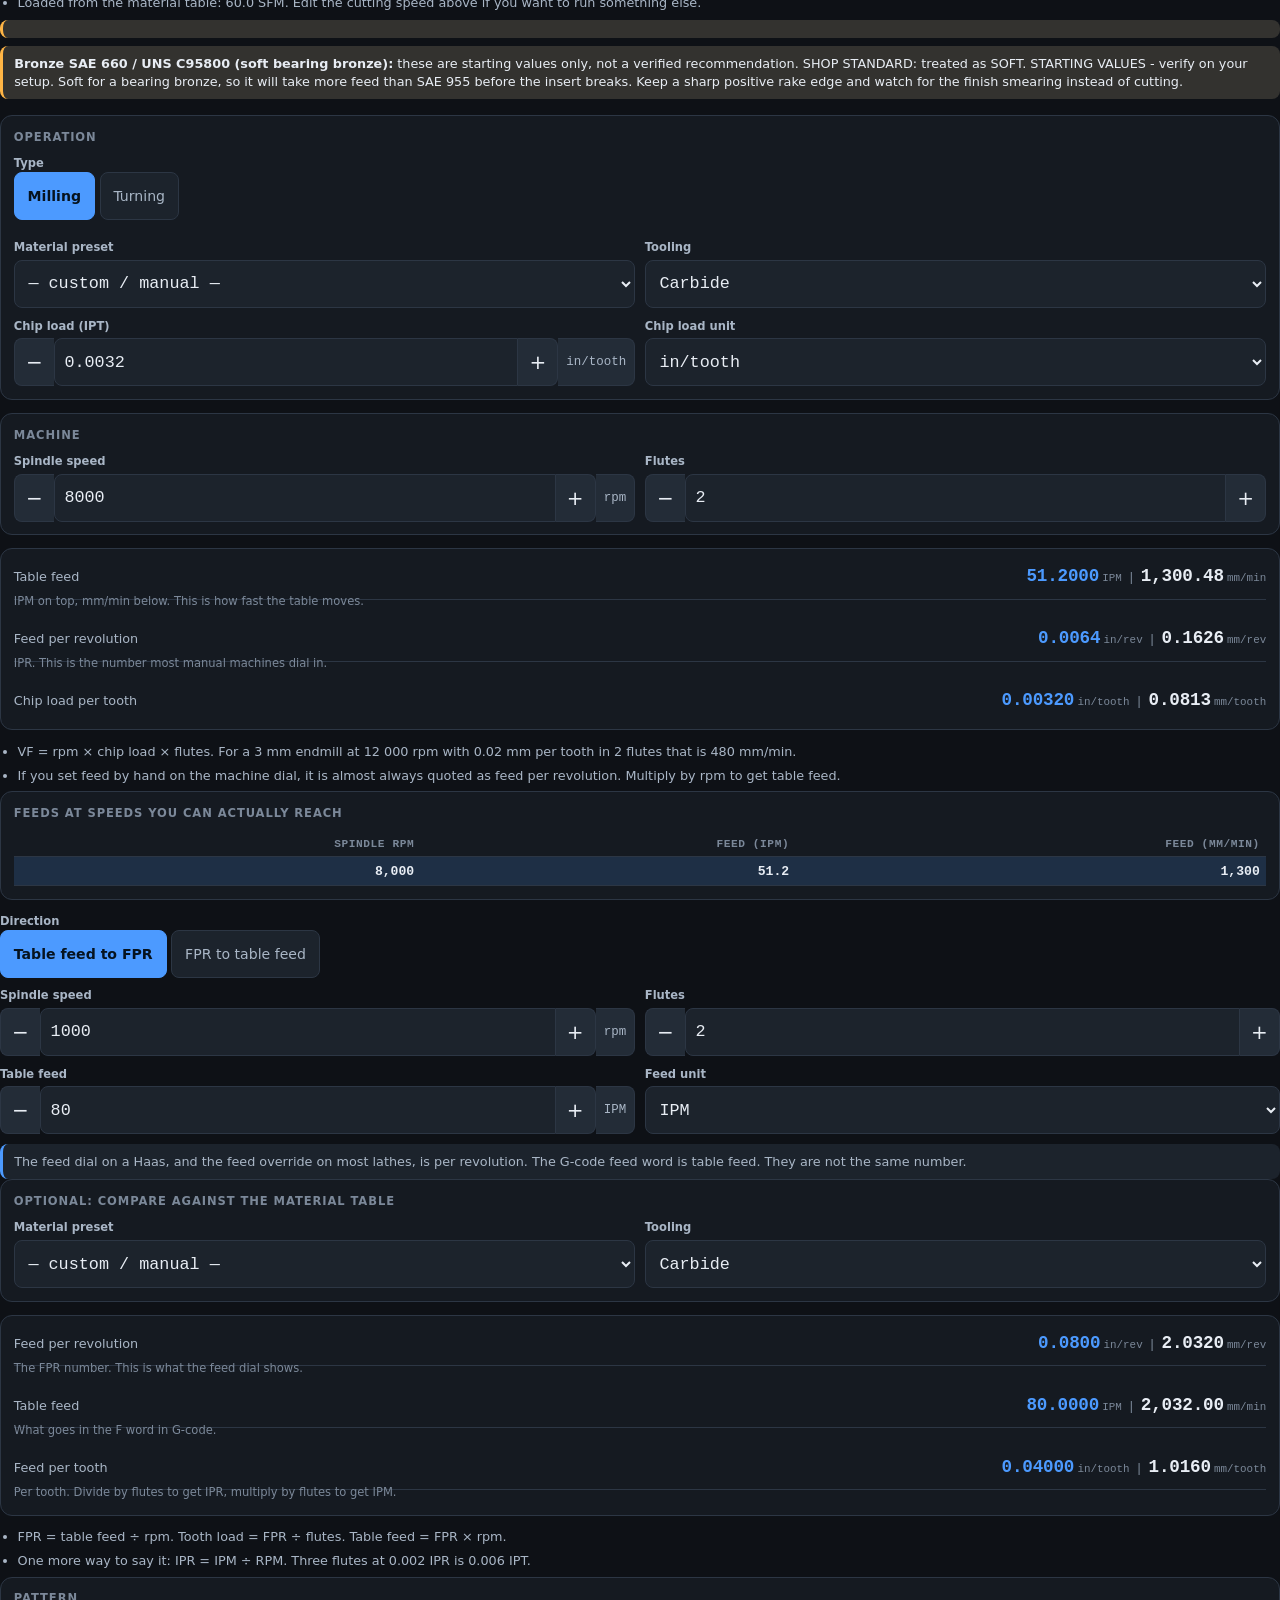
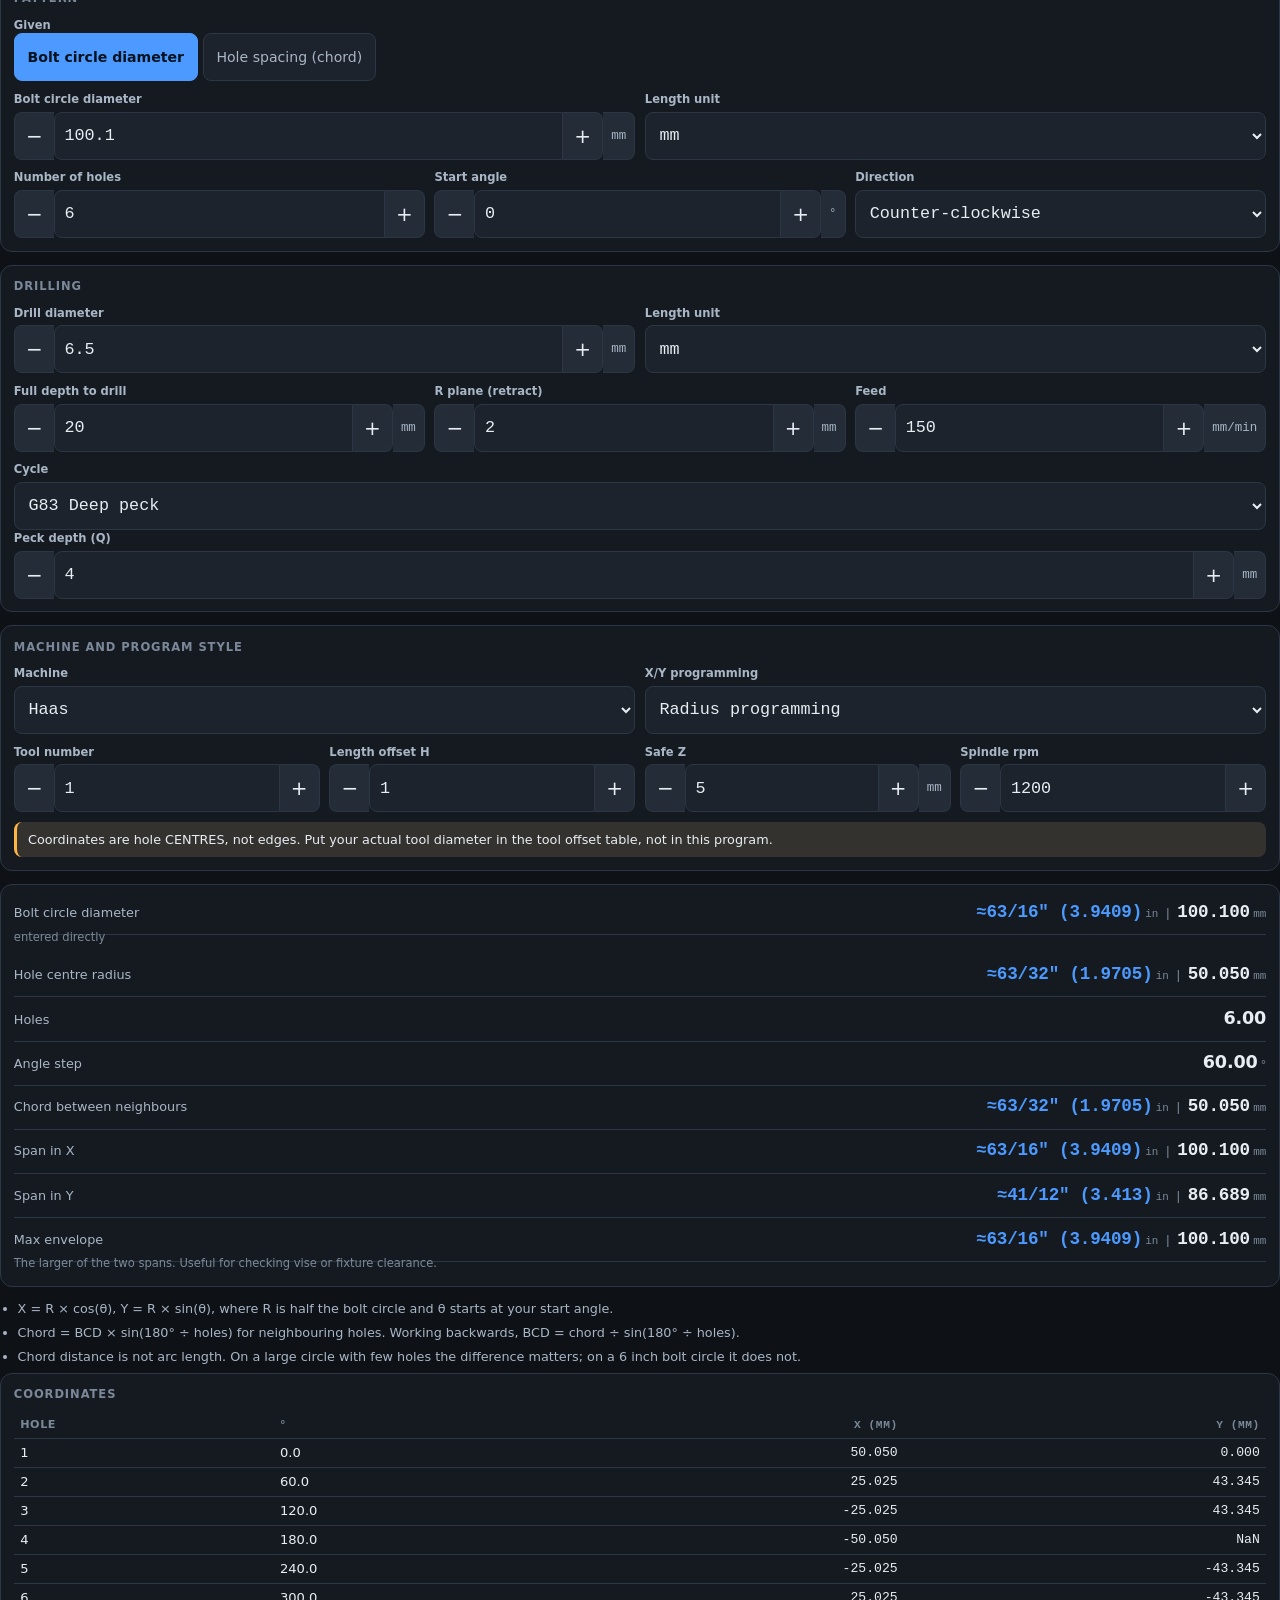
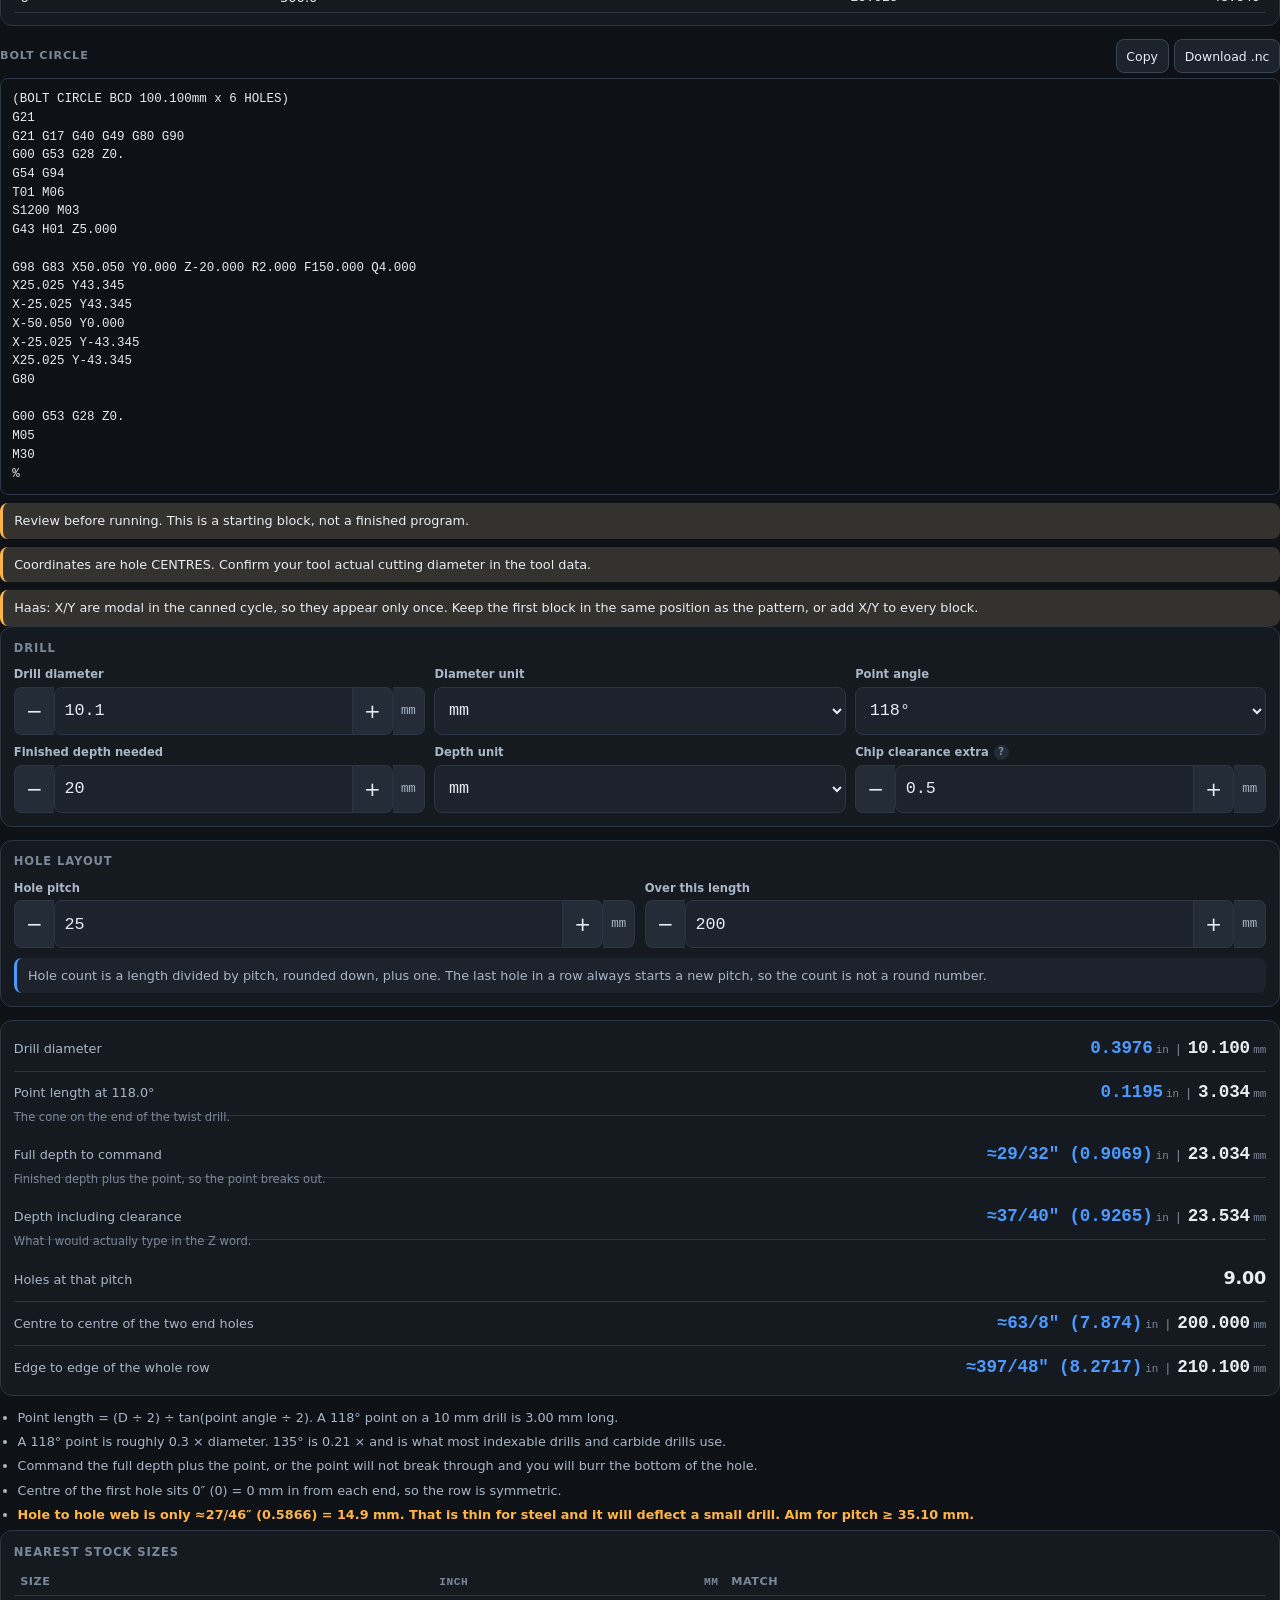
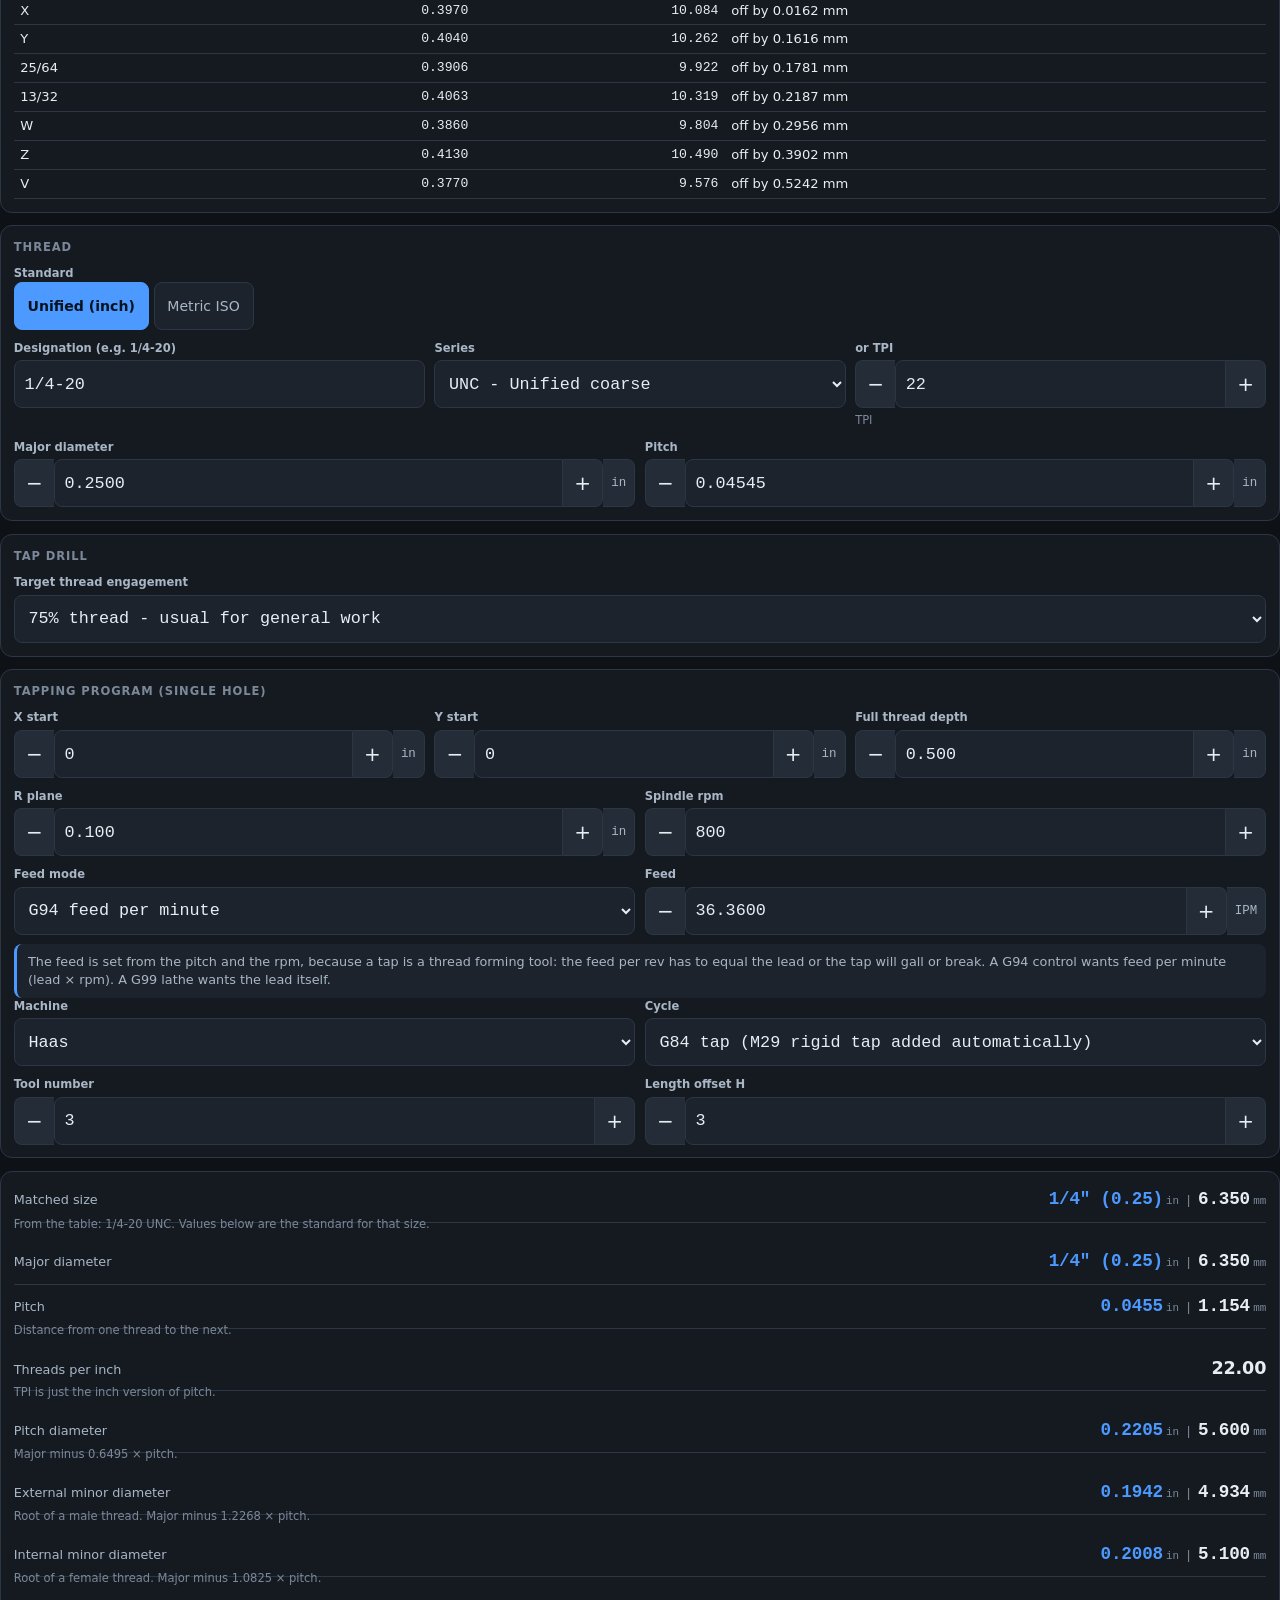
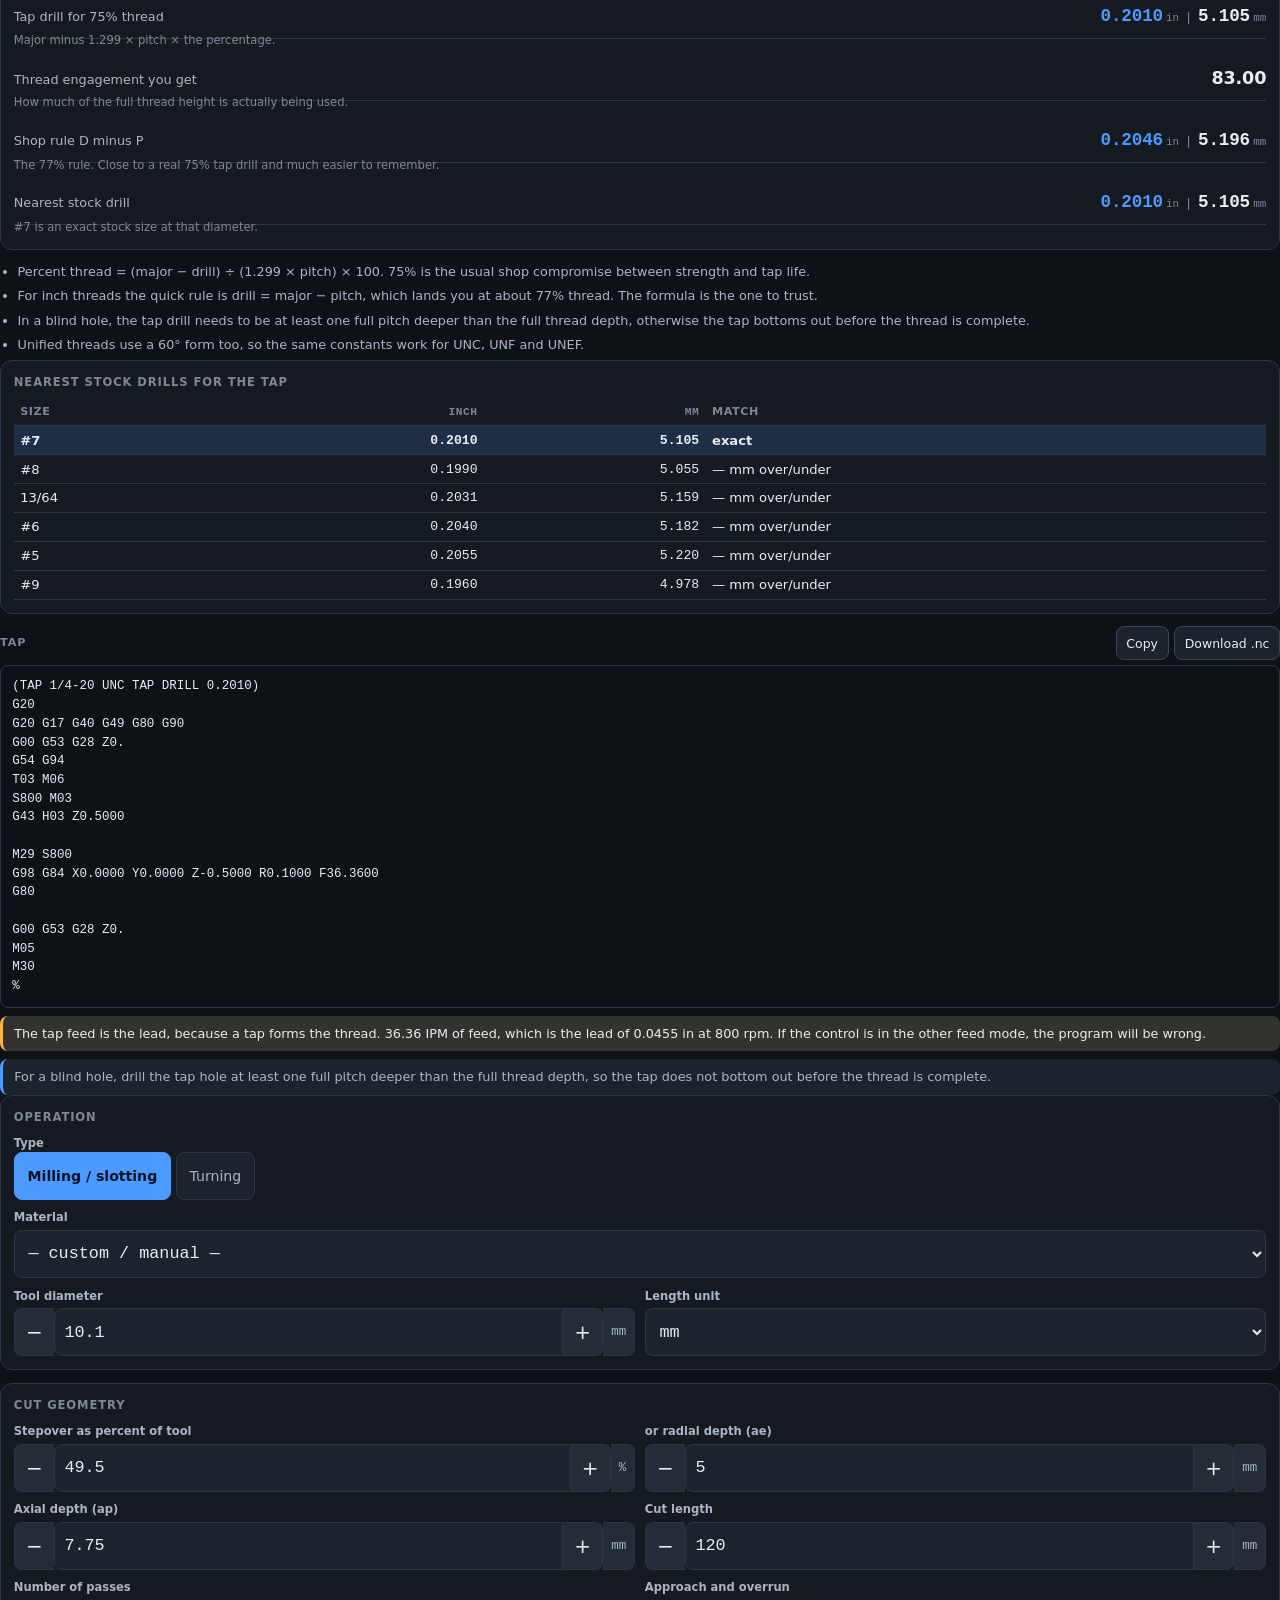
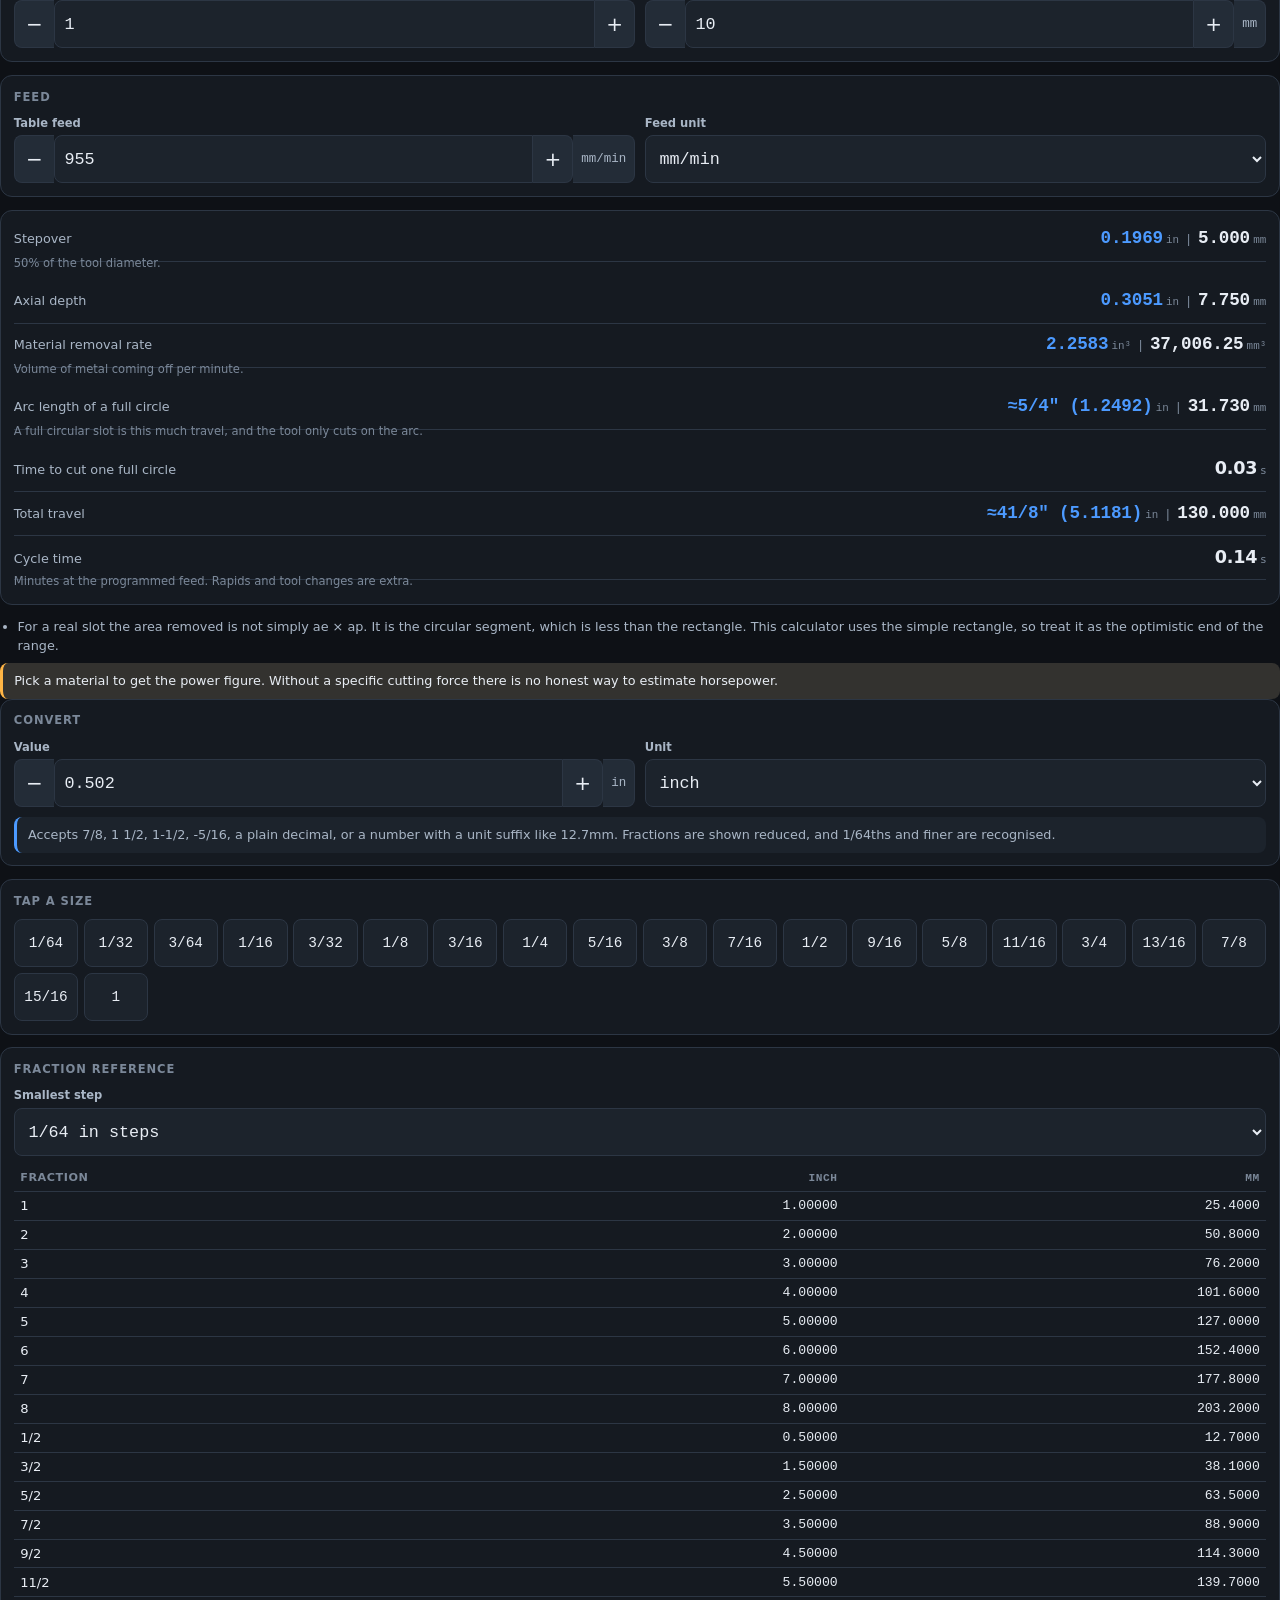
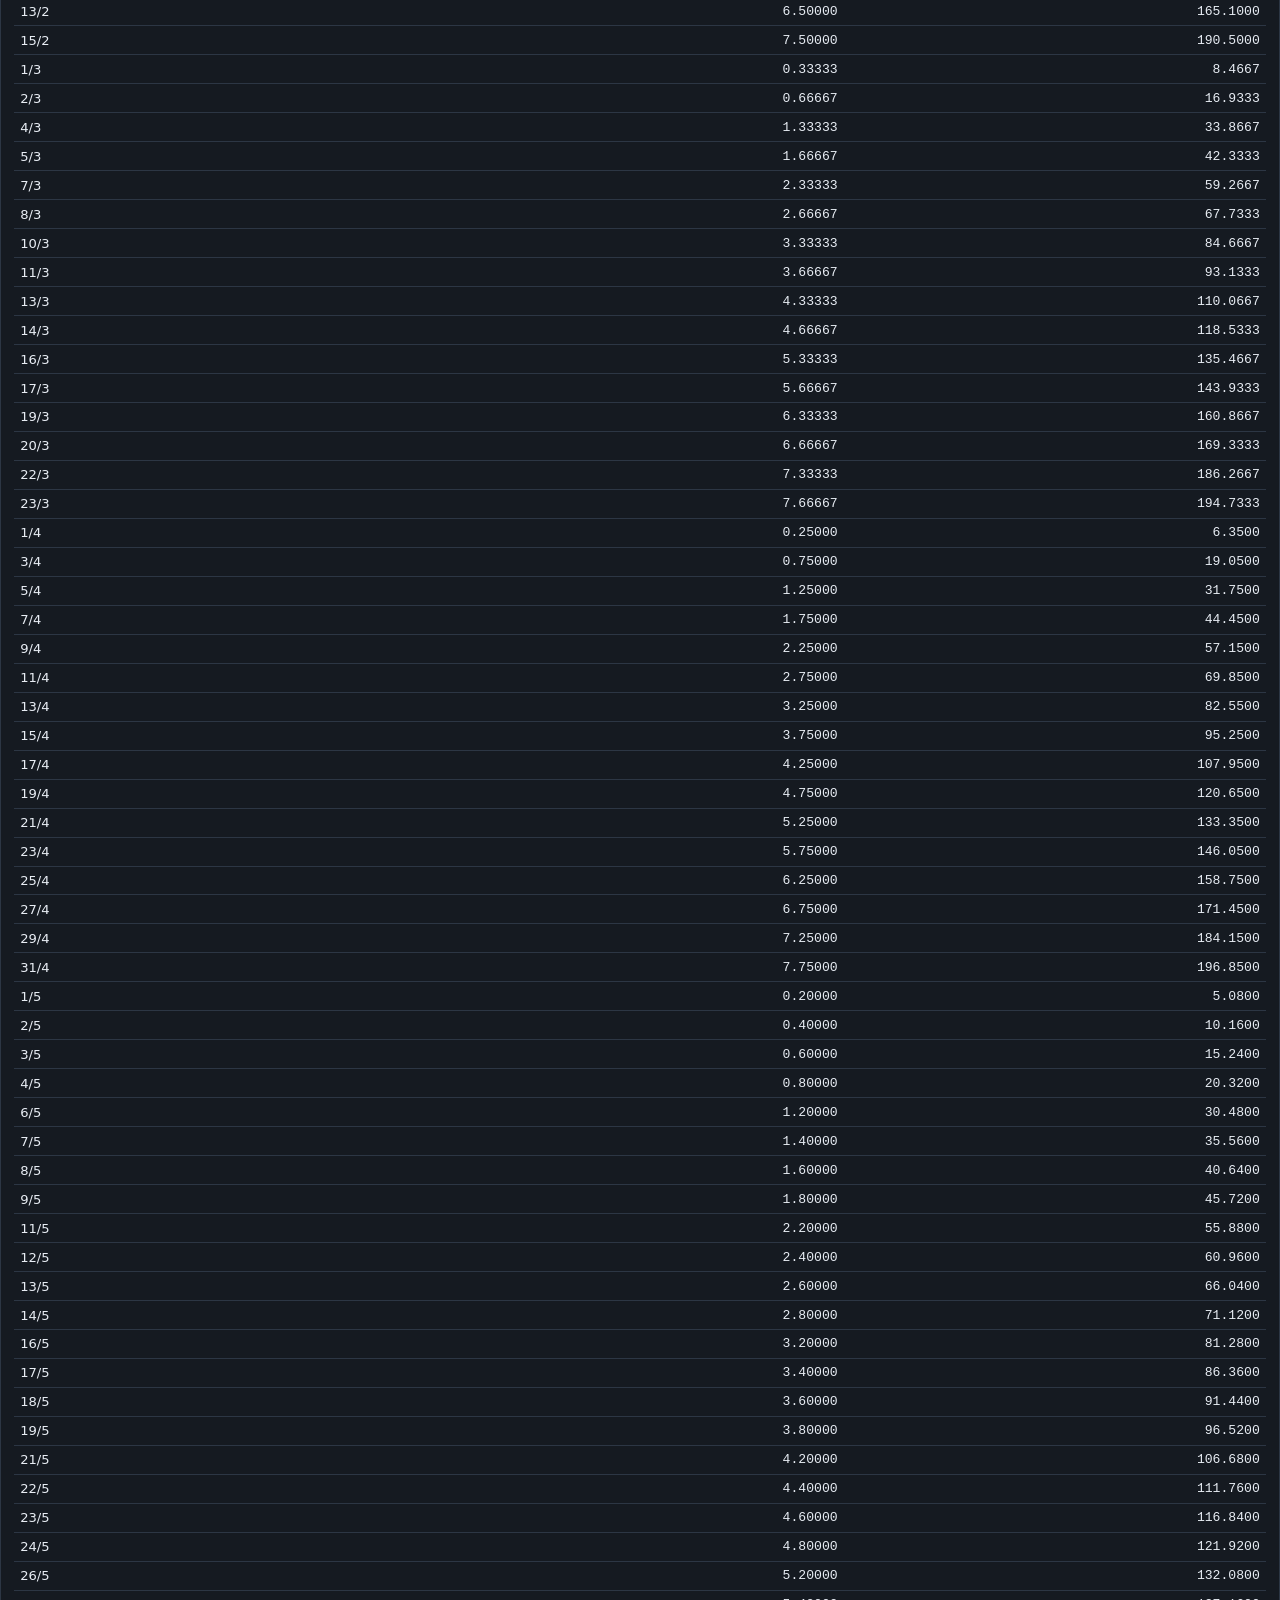
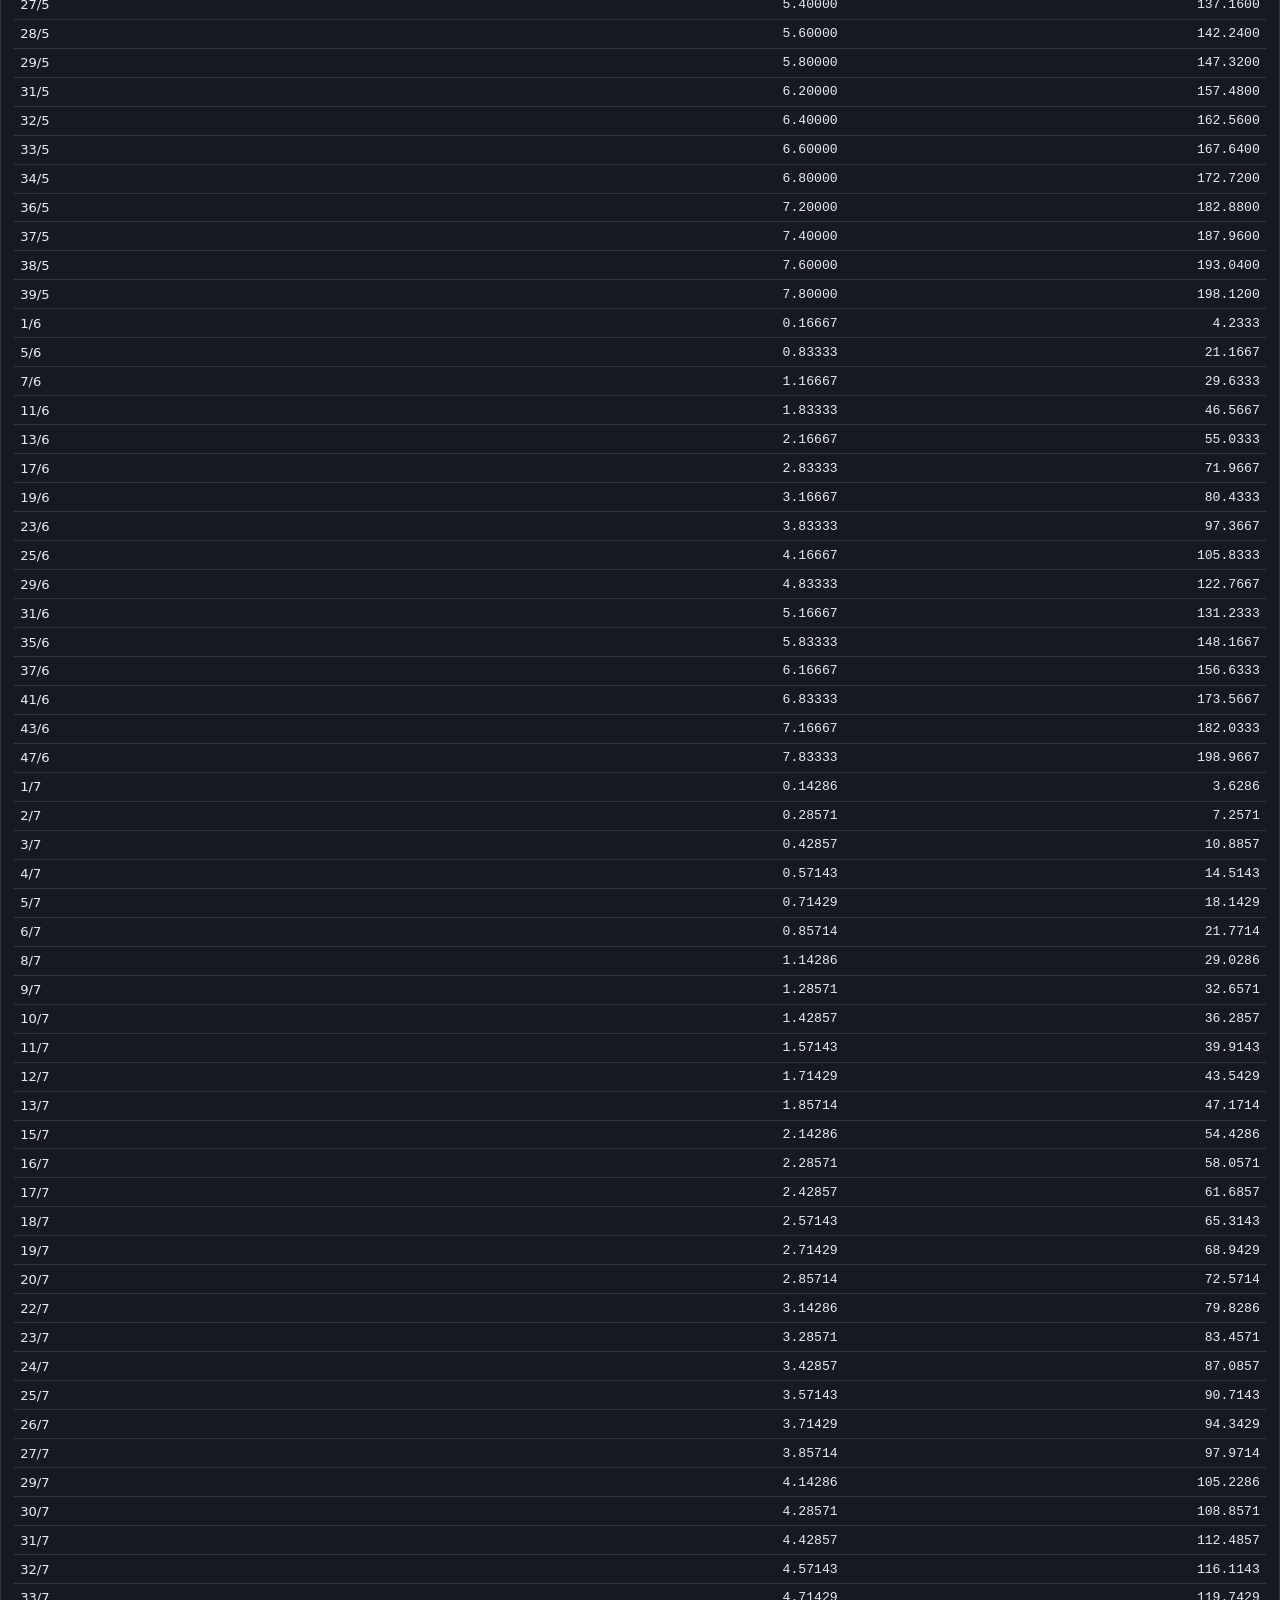
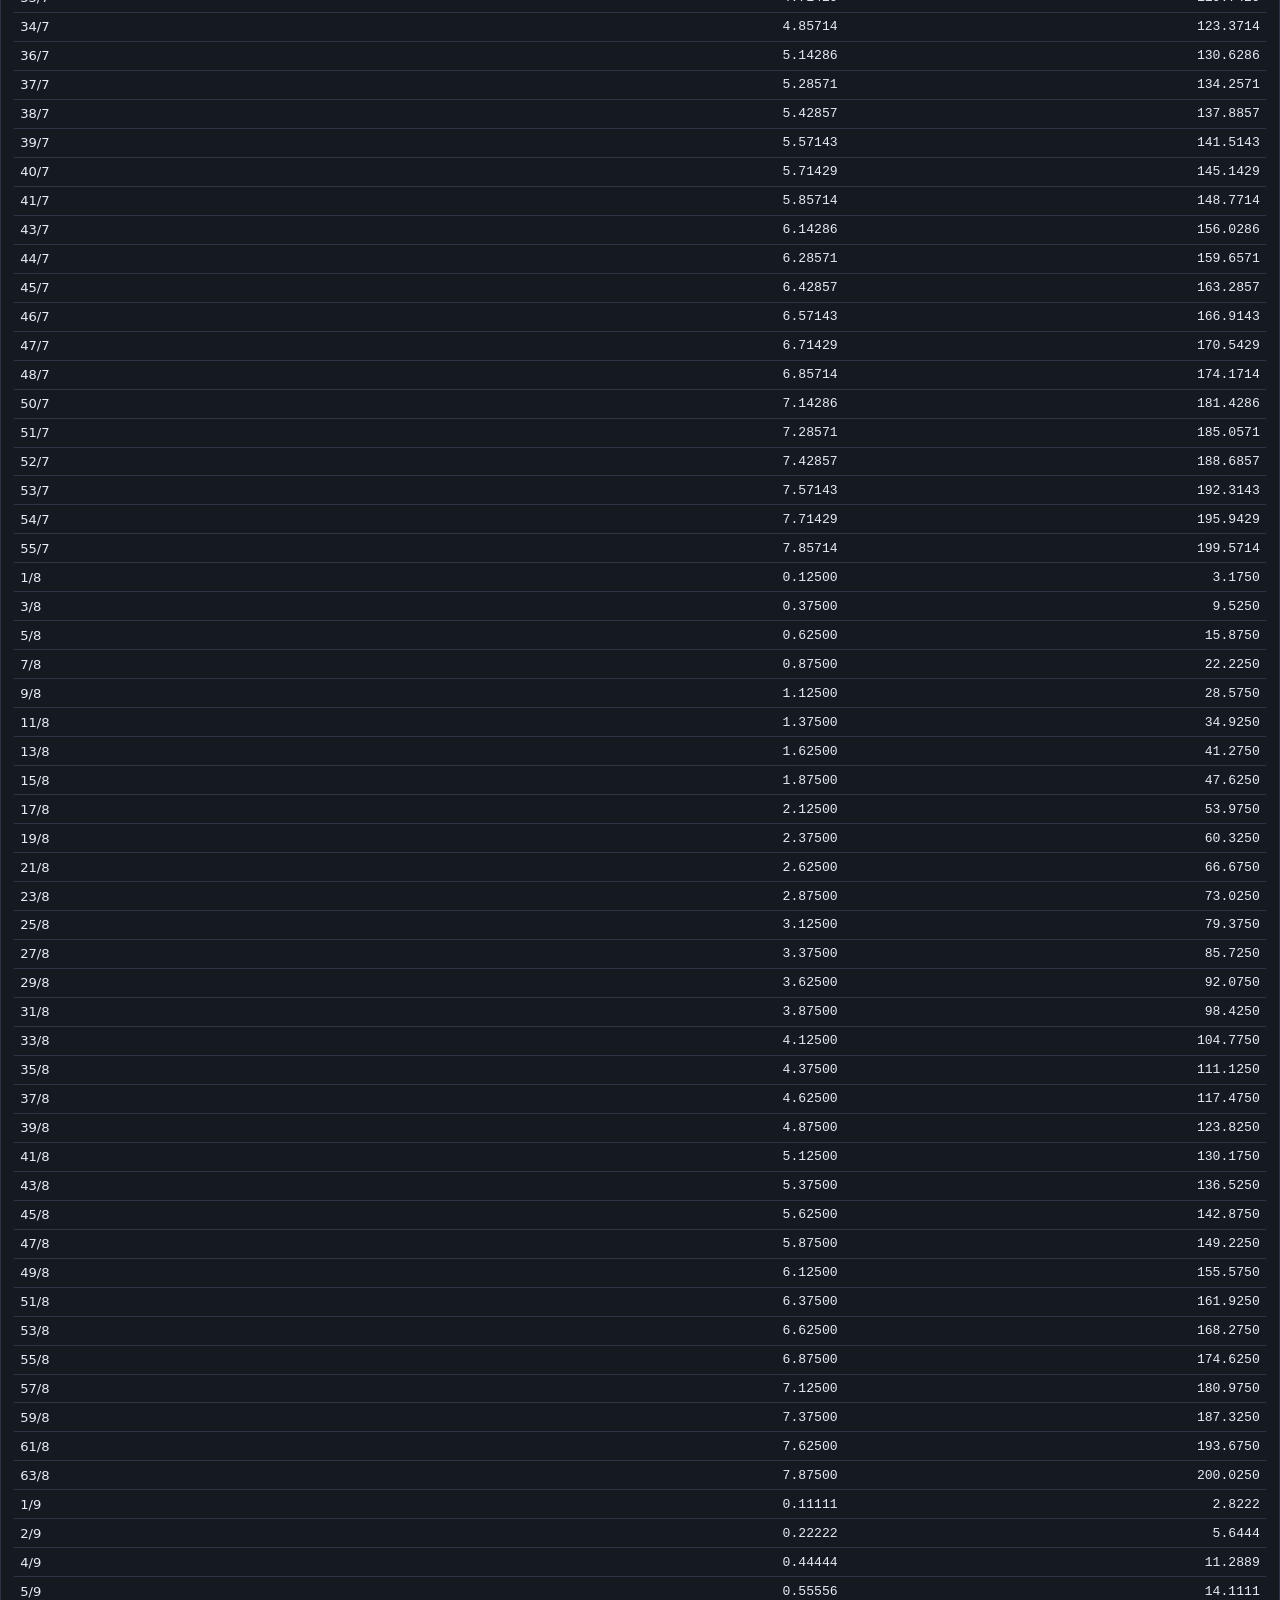
<file: tests/smoke.html>
<!DOCTYPE html>
<html lang="en">
<head><meta charset="utf-8"><title>smoke</title><link rel="stylesheet" href="../css/app.css"></head>
<body>
<pre id="out">running...</pre>
<script type="module">
const out = document.getElementById('out');
const log = [];
const paint = () => { out.textContent = log.join('\n'); };
window.addEventListener('error', (e) => { log.push(`WINDOW ERROR: ${e.message} @ ${e.filename}:${e.lineno}`); paint(); });
window.addEventListener('unhandledrejection', (e) => { log.push(`REJECTION: ${(e.reason && e.reason.stack) || e.reason}`); paint(); });

const { CALCULATORS } = await import('../js/registry.js');

for (const calc of CALCULATORS) {
  const hostEl = document.createElement('div');
  document.body.appendChild(hostEl);
  try {
    calc.mount(hostEl);
    const root = hostEl.querySelector('.calc');
    const res = root.querySelector('.calc-results');
    const rows = res.querySelectorAll('.res-row').length;
    const text = res.textContent.replace(/\s+/g, ' ').trim();
    const hasErr = /Could not calculate/.test(text);
    log.push(`${hasErr ? 'WARN' : 'OK  '} ${calc.id.padEnd(11)} results=${String(rows).padStart(2)}  ${text.slice(0, 110)}`);
  } catch (err) {
    log.push(`FAIL ${calc.id} :: ${(err && err.message) || err}\n${(err && err.stack) || ''}`);
  }
}

log.push('');
log.push('--- clicking every segmented control in every calculator ---');
const all = document.querySelectorAll('.calc');
for (const root of all) {
  const id = root.dataset.calc;
  for (const seg of root.querySelectorAll('.seg')) {
    try {
      seg.click();
    } catch (err) {
      log.push(`FAIL ${id} clicking "${seg.textContent.trim()}" :: ${(err && err.message) || err}`);
    }
  }
  const rows = root.querySelectorAll('.res-row').length;
  const txt = root.querySelector('.calc-results').textContent.replace(/\s+/g, ' ').trim();
  const err2 = /Could not calculate/.test(txt);
  log.push(`${err2 ? 'WARN' : 'OK  '} ${id.padEnd(11)} after segment switches, results=${rows} ${err2 ? txt.slice(0, 90) : ''}`);
}

log.push('');
log.push('--- plus/minus steppers ---');
const stepped = [];
for (const root of all) {
  const btn = root.querySelector('.step[data-step="1"]');
  if (!btn) continue;
  const input = document.getElementById(btn.dataset.for);
  if (!input) { stepped.push(`${root.dataset.calc}: NO INPUT for stepper`); continue; }
  const before = input.value;
  try {
    btn.click();
    btn.click();
    stepped.push(`${root.dataset.calc}: ${before} -> ${input.value}`);
  } catch (err) {
    stepped.push(`${root.dataset.calc}: THREW ${(err && err.message) || err}`);
  }
}
log.push(...stepped);

log.push('');
log.push('--- fraction tap buttons ---');
const fracBtns = document.querySelectorAll('.frac');
log.push(`found ${fracBtns.length} fraction buttons`);

paint();
document.title = 'smoke done';
</script>
</body>
</html>
</file>
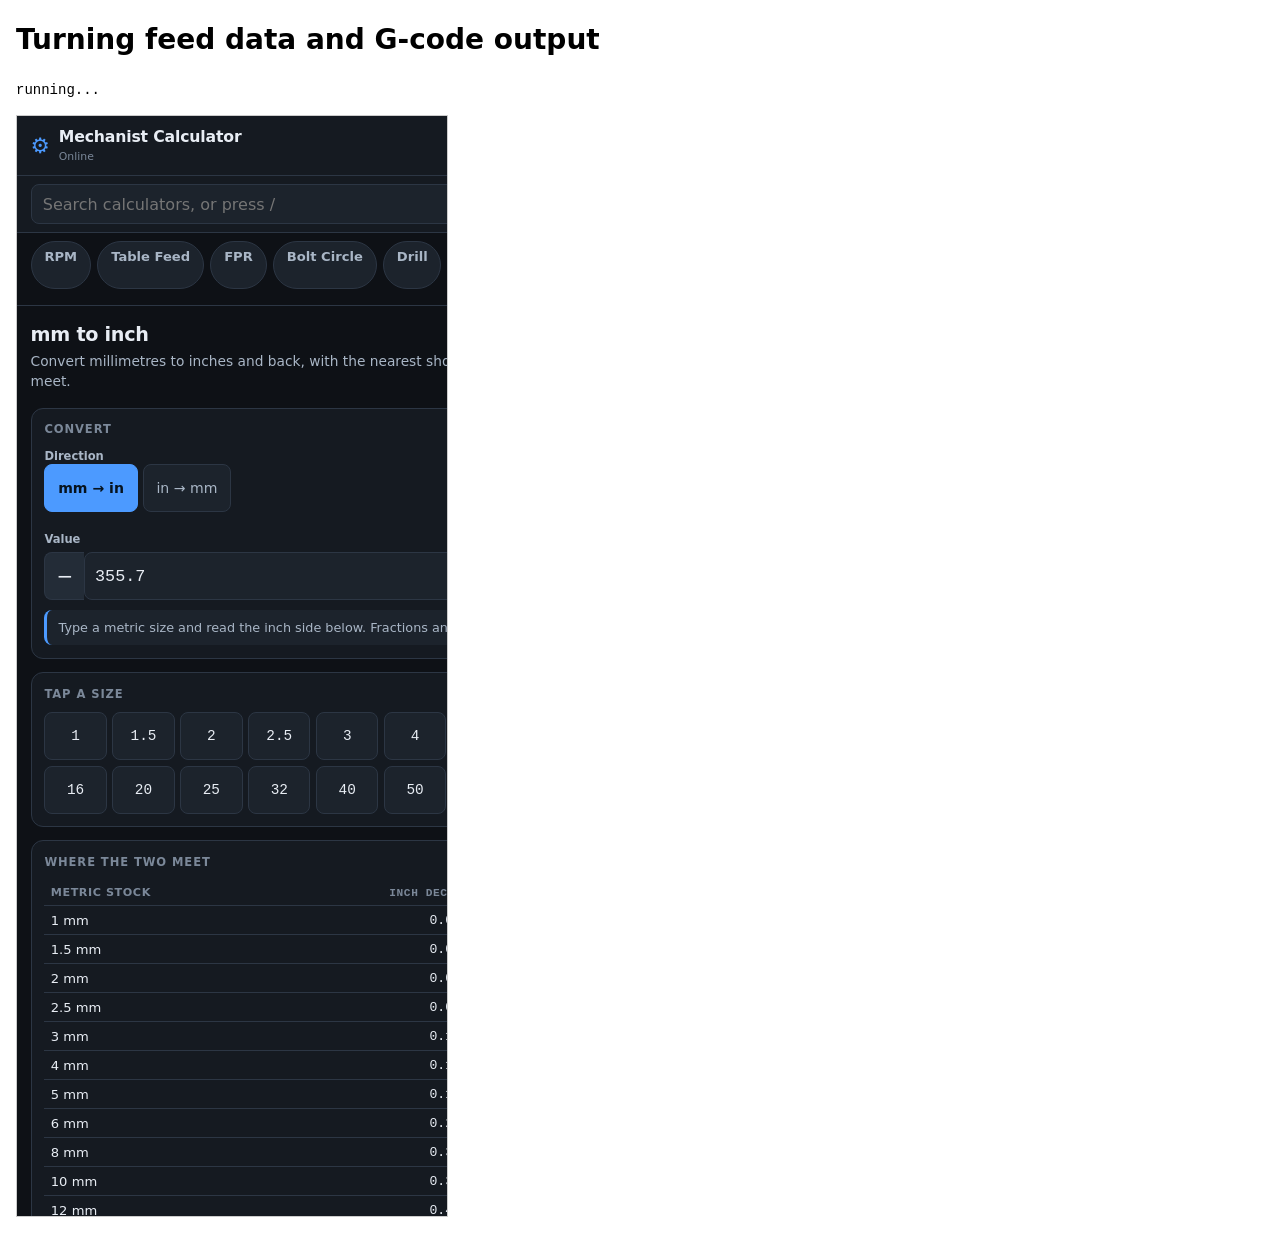
<file: tests/turning.html>
<!DOCTYPE html>
<html lang="en">
<head>
<meta charset="utf-8">
<title>turning feed and gcode - checks</title>
<style>
  body { font: 14px/1.5 system-ui, sans-serif; margin: 1rem; }
  pre { white-space: pre-wrap; }
  .pass { color: #0a6; } .fail { color: #c00; font-weight: 600; }
  iframe { width: 430px; height: 1100px; border: 1px solid #ccc; }
</style>
</head>
<body>
<h1>Turning feed data and G-code output</h1>
<pre id="out">running...</pre>
<iframe id="app" src="../index.html"></iframe>
<script type="module">
// Two things are checked here.
//
// 1. The G-code emitter. These are fixes to real defects: the tool and offset
//    words used to contain a space, no work offset or feed mode was ever
//    asserted, two of the three controls got a G28 with no G53, the generic
//    Fanuc profile emitted no holes at all in incremental mode, rigid tapping
//    was armed by a bare M29 parked in the header, and a blank field used to
//    reach num() and come out as a silent F0.0000 or Z0.
//
// 2. The turning side of the Table Feed page, which now takes a feed per rev and
//    seeds it from the material's turning band.
import * as gcode from '../js/gcode.js';
import * as mat from '../js/materials.js';

const results = [];
const check = (name, got, want) => {
  results.push({ name, got, want, ok: String(got) === String(want) });
};
const ok = (name, cond) => check(name, cond ? 'yes' : 'no', 'yes');
const sleep = (ms) => new Promise((r) => setTimeout(r, ms));

const BASE = {
  holes: [{ x: 1, y: 0 }, { x: 0, y: 1 }],
  zDepth: -0.5,
  rPlane: 0.1,
  feed: 8,
  unit: 'in',
  spindleSpeed: 800,
  tool: 3,
  toolOffset: 3,
  safeZ: 1,
};

// ---------- 1. the emitter ----------
{
  const p = gcode.emitDrillCycle({ ...BASE, machine: 'haas' });
  const lines = p.split('\n');

  check('tool word is zero padded with no space', /(^|\n)T03 M06(\n|$)/.test(p), true);
  check('no tool word contains a space', /^T\s/m.test(p), false);
  check('length offset word is zero padded with no space', /H03 Z/.test(p), true);
  check('work offset is asserted', /G54/.test(p), true);
  check('feed mode is asserted', /G94/.test(p), true);
  check('Z reference return uses G53', /G00 G53 G28 Z0\./.test(p), true);
  check('first hole has coordinates', /X1\.0000 Y0\.0000/.test(p), true);
  check('no line has a stray double space mid word', /[A-Z]  +[0-9]/.test(p), false);
  check('program ends with M30', /M30\n%$/.test(p), true);
}
{
  // The defect was a plain G28 on these two, which is a two stage move that can
  // rapid into the part.
  for (const m of ['okuma', 'fanuc']) {
    const p = gcode.emitDrillCycle({ ...BASE, machine: m });
    check(`${m} uses G53 on the Z return`, /G00 G53 G28 Z0\./.test(p), true);
    check(`${m} never emits a bare G28`, /G00 G28(?!.*G53)/.test(p), false);
  }
}
{
  // incDiameter is false only for generic Fanuc. That branch used to print
  // G91.1 and G90 and nothing else, so the program drilled no holes at all.
  const p = gcode.emitDrillCycle({ ...BASE, machine: 'fanuc', mode: 'incremental' });
  check('fanuc incremental still drills holes', /G98 G81/.test(p), true);
  check('fanuc incremental has hole coordinates', /X1\.0000 Y0\.0000/.test(p), true);
  check('fanuc incremental does not claim G91.1', /^G91\.1/m.test(p), false);
}
{
  // Haas does support it, so that path must survive the fix.
  const p = gcode.emitDrillCycle({ ...BASE, machine: 'haas', mode: 'incremental' });
  check('haas incremental still uses G91.1', /^G91\.1$/m.test(p), true);
  check('haas incremental restores G90.1', /^G90\.1$/m.test(p), true);
}
{
  // Rigid tapping: M29 carries the S and sits immediately before the G84.
  const p = gcode.emitDrillCycle({ ...BASE, machine: 'haas', cycle: 'g84', feed: 40 });
  const lines = p.split('\n');
  const m29 = lines.findIndex((l) => l.startsWith('M29'));
  const g84 = lines.findIndex((l) => l.includes('G98 G84'));
  ok('M29 is present', m29 >= 0);
  check('M29 carries the spindle speed', m29 >= 0 ? lines[m29] : '', 'M29 S800');
  check('M29 is the block right before G84', g84 - m29, 1);
  check('the G84 feed word is 40.0000 not the rpm', /F40\.0000/.test(p), true);
  check('a G85 cycle does not get an M29', /^M29/m.test(gcode.emitDrillCycle({ ...BASE, machine: 'haas', cycle: 'g85', feed: 40 })), false);
}
{
  // Validation. A blank field must report a message, not produce F0.0000.
  check('blank depth is reported', gcode.gcodeIssues({ ...BASE, zDepth: NaN }).some((s) => /Depth/.test(s)), true);
  check('blank feed is reported', gcode.gcodeIssues({ ...BASE, feed: NaN }).some((s) => /Feed/.test(s)), true);
  check('zero feed is reported', gcode.gcodeIssues({ ...BASE, feed: 0 }).some((s) => /Feed/.test(s)), true);
  check('depth of zero is reported', gcode.gcodeIssues({ ...BASE, zDepth: 0 }).some((s) => /Depth/.test(s)), true);
  check('R plane below the bottom is reported', gcode.gcodeIssues({ ...BASE, rPlane: -0.6 }).some((s) => /R plane/.test(s)), true);
  check('no holes is reported', gcode.gcodeIssues({ ...BASE, holes: [] }).some((s) => /no holes/i.test(s)), true);
  check('a good input reports nothing', gcode.gcodeIssues(BASE).length, 0);
  check('a missing spindle is allowed', gcode.gcodeIssues({ ...BASE, spindleSpeed: null }).length, 0);
  let threw = false;
  try { gcode.emitDrillCycle({ ...BASE, feed: NaN }); } catch { threw = true; }
  check('the emitter refuses to write a bad number', threw, true);
}
{
  // A spot pass is a plain G81. It used to pass the peck flag through, and the
  // cycle word defaults to g83 when peck is set, so a spot could deep peck.
  const p = gcode.emitSpotCycle({ ...BASE, peck: true, zDepth: -0.05 });
  check('a spot pass is a G81', /G98 G81/.test(p), true);
  check('a spot pass never pecks', /Q/.test(p), false);
}
{
  // The rpm rides in the M29 word, so a blank spindle on a rigid tap would arm
  // the tap at zero. G85 has no M29 and so does not need the field.
  let threw = false;
  try { gcode.emitDrillCycle({ ...BASE, cycle: 'g84', feed: 40, spindleSpeed: null }); } catch (e) { threw = /spindle speed is required/.test(e.message); }
  check('G84 without a spindle speed is refused', threw, true);
  check('G84 never emits M29 S0', /^M29 S0$/m.test(gcode.emitDrillCycle({ ...BASE, cycle: 'g85', feed: 40 })), false);
  check('G85 without a spindle speed is fine', /^M29/m.test(gcode.emitDrillCycle({ ...BASE, cycle: 'g85', feed: 40, spindleSpeed: null })), false);
}

// ---------- 2. the turning band data ----------
{
  check('a seeded material has a carbide turning band', Array.isArray(mat.turnFeedFor('steel-1018', 'carbide')), true);
  check('mild steel band is 0.003 to 0.007 in/rev', JSON.stringify(mat.turnFeedFor('steel-1018', 'carbide')), JSON.stringify([0.003, 0.007]));
  check('stainless band is below mild steel', mat.turnFeedFor('ss-304', 'carbide')[1] < mat.turnFeedFor('steel-1018', 'carbide')[1], true);
  check('the shop bronzes are lighter than generic bronze', mat.turnFeedFor('bronze-955', 'carbide')[1] < mat.turnFeedFor('bronze-fm', 'carbide')[0], true);
  check('SAE 660 does not overlap SAE 955', mat.turnFeedFor('bronze-660', 'carbide')[0] >= mat.turnFeedFor('bronze-955', 'carbide')[1], true);
  const bad = mat.listMaterials().filter((m) => m.turnFeed
    && (!Array.isArray(m.turnFeed.carbide) || m.turnFeed.carbide[1] < m.turnFeed.carbide[0] || m.turnFeed.carbide[0] <= 0));
  check('no material has an inverted or empty band', bad.length, 0);
  check('an unknown material has no band', mat.turnFeedFor('nope-1234', 'carbide'), null);
}

// ---------- 3. the turning side of the Table Feed page ----------
const frame = document.getElementById('app');
let waited = 0;
while (waited < 10000) {
  const doc = frame.contentDocument;
  if (doc && doc.querySelector('#nav-list .nav-item')) break;
  await sleep(150);
  waited += 150;
}
const d = frame.contentDocument;
const W = frame.contentWindow;
const errs = [];
W.addEventListener('error', (e) => errs.push(`${e.message} @ ${e.filename}:${e.lineno}`));
try { W.localStorage.removeItem('mechcalc:calcState:tablefeed'); } catch { /* ignore */ }

d.querySelector('.nav-item[data-calc="tablefeed"]').click();
await sleep(450);
const root = () => d.querySelector('.calc-slot:not([hidden])');
const hasField = (name) => Boolean(root().querySelector(`[data-f="${name}"]`));
const rowValue = (needle) => {
  const r = [...root().querySelectorAll('.res-row')].find((x) => x.textContent.includes(needle));
  return r ? r.textContent.replace(/\s+/g, ' ').trim() : null;
};
const setSelect = async (name, v) => {
  const el = root().querySelector(`select[data-f="${name}"]`);
  el.value = v;
  el.dispatchEvent(new W.Event('change', { bubbles: true }));
  await sleep(420);
};
const setField = async (name, v) => {
  const el = root().querySelector(`[data-f="${name}"]`);
  el.value = v;
  el.dispatchEvent(new W.Event('input', { bubbles: true }));
  await sleep(360);
};
const setSeg = async (v) => {
  root().querySelector(`.seg[data-value="${v}"]`).click();
  await sleep(450);
};

check('table feed opens in milling', hasField('flutes'), true);
await setSeg('turning');
check('turning mode has no flute count', hasField('flutes'), false);
check('turning mode asks for feed per rev', hasField('ipr'), true);
check('turning mode drops the chip load per tooth', hasField('ipt'), false);
check('turning mode reports a table feed', /Table feed/.test(rowValue('Table feed') || ''), true);

await setField('rpm', '800');
await setField('ipr', '0.0050');
check('IPM is feed per rev times rpm', /^Table feed 4\.0000IPM\|101\.60mm\/min/.test(rowValue('Table feed') || ''), true);
check('feed per rev shows both units', /^Feed per revolution 0\.0050in\/rev\|0\.1270mm\/rev/.test(rowValue('Feed per revolution') || ''), true);

await setSelect('matId', 'bronze-660');
const seeded = root().querySelector('[data-f="ipr"]').value;
check('SAE 660 seeds the band midpoint', seeded, '0.00225');
check('the seeded figure lands in the table feed', /^Table feed 1\.8000IPM\|45\.72mm\/min/.test(rowValue('Table feed') || ''), true);
check('the material band is reported', /Material starting band/.test(root().textContent), true);
check('the page warns that these are starting values', /Starting values from published shop tables/.test(root().textContent), true);

await setSelect('matId', 'bronze-955');
check('SAE 955 seeds a lighter feed', root().querySelector('[data-f="ipr"]').value, '0.00115');
check('SAE 955 shows a band', /0\.0008 to 0\.0015 in\/rev/.test(root().textContent.replace(/\s+/g, ' ')), true);

await setField('ipr', '0.0200');
check('a feed outside the band is flagged', /outside the/.test(root().textContent), true);

await setSelect('matId', 'custom');
check('a custom material shows no band', /Material starting band/.test(root().textContent), false);
await setField('ipr', '');
check('a blank feed per rev asks rather than guessing', /Enter a feed per revolution/.test(root().textContent), true);
check('a blank feed invents no table feed', /Could not calculate/.test(root().textContent), true);

await setSeg('milling');
check('milling comes back with the chip load', hasField('ipt'), true);
check('milling comes back with flutes', hasField('flutes'), true);

const failed = results.filter((r) => !r.ok);
const lines = results.map((r) => `${r.ok ? 'pass' : 'FAIL'}  ${r.name}${r.ok ? '' : `\n        got  ${r.got}\n        want ${r.want}`}`);
lines.push('');
lines.push(failed.length ? `${failed.length} of ${results.length} checks failed` : `all ${results.length} checks passed`);
lines.push(`errors: ${errs.length ? errs.join(' | ') : 'none'}`);
const out = document.getElementById('out');
out.textContent = lines.join('\n');
out.className = failed.length ? 'fail' : 'pass';
document.title = failed.length ? 'FAIL turning and gcode' : 'PASS turning and gcode';
</script>
</body>
</html>
</file>
<file: css/app.css>
:root {
  --bg: #0e1116;
  --bg-2: #151a21;
  --bg-3: #1c232c;
  --bg-4: #232c37;
  --line: #2c3644;
  --line-2: #3a4655;
  --fg: #e8edf4;
  --fg-2: #a9b6c6;
  --fg-3: #7b8899;
  --acc: #4c9aff;
  --acc-2: #2f6fd0;
  --acc-fg: #06131f;
  --ok: #35c46a;
  --warn: #ffb545;
  --bad: #ff6b5e;
  --tap: 48px;
  --r: 12px;
  --r-sm: 8px;
  --mono: ui-monospace, "SF Mono", "Cascadia Mono", Menlo, Consolas, "Liberation Mono", monospace;
  --sans: system-ui, -apple-system, "Segoe UI", Roboto, "Helvetica Neue", Arial, sans-serif;
  --shadow: 0 8px 28px rgb(0 0 0 / 45%);
}

html[data-theme="light"] {
  --bg: #f4f6f9;
  --bg-2: #ffffff;
  --bg-3: #eef1f6;
  --bg-4: #e3e8f0;
  --line: #d3dae4;
  --line-2: #bcc6d4;
  --fg: #10151c;
  --fg-2: #45536a;
  --fg-3: #6a788c;
  --acc: #1667d6;
  --acc-2: #1257ba;
  --acc-fg: #ffffff;
  --ok: #0f8a45;
  --warn: #a15c00;
  --bad: #c02b1d;
  --shadow: 0 8px 24px rgb(16 24 40 / 14%);
}

* { box-sizing: border-box; }

html, body {
  margin: 0;
  padding: 0;
  background: var(--bg);
  color: var(--fg);
  font-family: var(--sans);
  font-size: 16px;
  line-height: 1.45;
  -webkit-text-size-adjust: 100%;
  overscroll-behavior-y: none;
}

body { min-height: 100dvh; }

.skip {
  position: absolute;
  left: -9999px;
  top: 0;
  z-index: 100;
  background: var(--acc);
  color: var(--acc-fg);
  padding: 0.7rem 1rem;
}
.skip:focus { left: 0; }

.shell {
  display: grid;
  grid-template-columns: 1fr;
  grid-template-rows: auto auto 1fr;
  max-width: 1400px;
  margin: 0 auto;
  min-height: 100dvh;
  padding-bottom: env(safe-area-inset-bottom);
}

.topbar {
  display: flex;
  align-items: center;
  justify-content: space-between;
  gap: 0.75rem;
  padding: 0.6rem 0.85rem;
  padding-top: calc(0.6rem + env(safe-area-inset-top));
  background: var(--bg-2);
  border-bottom: 1px solid var(--line);
  position: sticky;
  top: 0;
  z-index: 20;
}

.brand { display: flex; align-items: center; gap: 0.55rem; min-width: 0; }
.brand-mark { font-size: 1.35rem; color: var(--acc); line-height: 1; }
.brand-text { display: flex; flex-direction: column; min-width: 0; }
.brand-text strong { font-size: 0.98rem; letter-spacing: -0.01em; white-space: nowrap; }
.net-state { font-size: 0.68rem; color: var(--fg-3); }
.net-state.is-offline { color: var(--warn); font-weight: 600; }

.topbar-actions { display: flex; gap: 0.4rem; flex-shrink: 0; }

.toolbar {
  display: flex;
  gap: 0.5rem;
  padding: 0.5rem 0.85rem;
  background: var(--bg-2);
  border-bottom: 1px solid var(--line);
  position: sticky;
  top: calc(var(--topbar-h, 56px) + env(safe-area-inset-top));
  z-index: 19;
}

.search-wrap { flex: 1; min-width: 0; }

#search, .mat-filter input {
  width: 100%;
  min-height: 40px;
  padding: 0.4rem 0.7rem;
  background: var(--bg-3);
  border: 1px solid var(--line);
  border-radius: var(--r-sm);
  color: var(--fg);
  font-size: 1rem;
  font-family: inherit;
}
#search:focus, .mat-filter input:focus { outline: 2px solid var(--acc); outline-offset: -1px; }

.nav {
  padding: 0.5rem 0.85rem 1rem;
  border-bottom: 1px solid var(--line);
  background: var(--bg);
}
.nav ul {
  list-style: none;
  margin: 0;
  padding: 0;
  display: flex;
  gap: 0.4rem;
  overflow-x: auto;
  scrollbar-width: thin;
  -webkit-overflow-scrolling: touch;
}
.nav-empty { color: var(--fg-3); font-size: 0.9rem; padding: 0.4rem 0; }

.nav-item {
  display: flex;
  flex-direction: column;
  gap: 0.1rem;
  min-height: var(--tap);
  padding: 0.4rem 0.8rem;
  white-space: nowrap;
  background: var(--bg-3);
  border: 1px solid var(--line);
  border-radius: 999px;
  color: var(--fg-2);
  cursor: pointer;
  font-family: inherit;
  text-align: left;
}
.nav-item.is-active {
  background: var(--acc);
  border-color: var(--acc);
  color: var(--acc-fg);
}
.nav-short { font-weight: 700; font-size: 0.82rem; }
.nav-title { font-size: 0.62rem; opacity: 0.75; display: none; }

.view { padding: 0.9rem 0.85rem 3rem; }
.view-title { margin: 0 0 0.2rem; font-size: 1.2rem; letter-spacing: -0.015em; }
.view-blurb { margin: 0 0 1rem; color: var(--fg-2); font-size: 0.86rem; }

.panel-section {
  background: var(--bg-2);
  border: 1px solid var(--line);
  border-radius: var(--r);
  padding: 0.8rem;
  margin-bottom: 0.8rem;
}
.section-title {
  margin: 0 0 0.6rem;
  font-size: 0.72rem;
  text-transform: uppercase;
  letter-spacing: 0.08em;
  color: var(--fg-3);
  font-weight: 700;
}
.section-body > *:last-child { margin-bottom: 0; }

.row {
  display: grid;
  grid-template-columns: repeat(auto-fit, minmax(150px, 1fr));
  gap: 0.6rem;
  margin-bottom: 0.6rem;
}
.row:last-child { margin-bottom: 0; }

.field { display: flex; flex-direction: column; gap: 0.25rem; min-width: 0; }
.field-label {
  font-size: 0.72rem;
  color: var(--fg-2);
  font-weight: 600;
  display: flex;
  align-items: center;
  gap: 0.3rem;
}
.hint {
  display: inline-flex;
  align-items: center;
  justify-content: center;
  width: 15px;
  height: 15px;
  border-radius: 50%;
  background: var(--bg-4);
  color: var(--fg-3);
  font-size: 0.62rem;
  font-style: normal;
  cursor: help;
  flex-shrink: 0;
}
.field-body { display: flex; align-items: stretch; gap: 0; }
.field-body input, .field-body select {
  flex: 1;
  min-width: 0;
  min-height: var(--tap);
  padding: 0.4rem 0.6rem;
  background: var(--bg-3);
  border: 1px solid var(--line);
  color: var(--fg);
  font-size: 1.05rem;
  font-family: var(--mono);
  border-radius: 0;
}
.field-body input:focus, .field-body select:focus { outline: 2px solid var(--acc); outline-offset: -2px; }
.field-body.is-plain input { border-radius: var(--r-sm); }
.field-select select { border-radius: var(--r-sm); }
.field-body input { border-radius: var(--r-sm) 0 0 var(--r-sm); }
.field-body select { border-radius: var(--r-sm); }

.step {
  min-width: 40px;
  min-height: var(--tap);
  background: var(--bg-4);
  border: 1px solid var(--line);
  color: var(--fg);
  font-size: 1.25rem;
  line-height: 1;
  cursor: pointer;
  font-family: inherit;
  flex-shrink: 0;
}
.step:first-child { border-radius: var(--r-sm) 0 0 var(--r-sm); border-right: 0; }
.step:last-of-type { border-radius: 0 var(--r-sm) var(--r-sm) 0; border-left: 0; }
.step:hover { background: var(--line); }
.step:active { background: var(--acc); color: var(--acc-fg); }
.field-unit {
  display: inline-flex;
  align-items: center;
  padding: 0 0.5rem;
  min-height: var(--tap);
  background: var(--bg-4);
  border: 1px solid var(--line);
  border-left: 0;
  border-radius: 0 var(--r-sm) var(--r-sm) 0;
  color: var(--fg-2);
  font-size: 0.78rem;
  font-family: var(--mono);
  white-space: nowrap;
}
.field-suffix { font-size: 0.72rem; color: var(--fg-3); }

.seg-group { margin-bottom: 0.6rem; }
.segs { display: flex; gap: 0.3rem; flex-wrap: wrap; }
.seg {
  min-height: var(--tap);
  padding: 0.4rem 0.8rem;
  background: var(--bg-3);
  border: 1px solid var(--line);
  border-radius: var(--r-sm);
  color: var(--fg-2);
  font-size: 0.88rem;
  font-family: inherit;
  cursor: pointer;
}
.seg.is-active { background: var(--acc); border-color: var(--acc); color: var(--acc-fg); font-weight: 600; }

.results {
  background: var(--bg-2);
  border: 1px solid var(--line);
  border-radius: var(--r);
  padding: 0.4rem 0.8rem;
  margin: 0.8rem 0;
}
.res-row {
  display: flex;
  align-items: baseline;
  justify-content: space-between;
  gap: 0.75rem;
  padding: 0.55rem 0;
  border-bottom: 1px solid var(--line);
  flex-wrap: wrap;
}
.res-row:last-of-type { border-bottom: 0; }
.res-label { font-size: 0.8rem; color: var(--fg-2); flex: 1 1 40%; min-width: 0; }
.res-val { text-align: right; flex: 0 1 auto; }
.res-hint {
  font-size: 0.72rem;
  color: var(--fg-3);
  margin: -0.35rem 0 0.5rem;
  line-height: 1.35;
}

.dual { display: inline-flex; align-items: baseline; gap: 0.35rem; font-family: var(--mono); }
.dual .vs { color: var(--fg-3); font-size: 0.8em; }
.uv { display: inline-flex; align-items: baseline; gap: 0.2rem; }
.uv .v { font-size: 1.1rem; font-weight: 600; letter-spacing: -0.01em; }
.uv .u { font-size: 0.68rem; color: var(--fg-3); }
.uv.is-text .v { font-size: 0.95rem; }
.uv.is-primary .v { color: var(--acc); }
.uv.is-empty .v { color: var(--fg-3); }

.notice {
  margin: 0.5rem 0 0;
  padding: 0.55rem 0.7rem;
  border-radius: var(--r-sm);
  font-size: 0.8rem;
  line-height: 1.4;
  background: var(--bg-3);
  border-left: 3px solid var(--line-2);
  color: var(--fg-2);
}
.notice.is-warn { border-left-color: var(--warn); background: color-mix(in srgb, var(--warn) 10%, var(--bg-3)); color: var(--fg); }
.notice.is-info { border-left-color: var(--acc); }
.notice strong { color: var(--fg); }
.hint-text { font-size: 0.8rem; color: var(--fg-2); margin: 0 0 0.5rem; }
.hint-text code {
  font-family: var(--mono);
  font-size: 0.9em;
  background: var(--bg-3);
  padding: 0.05rem 0.3rem;
  border-radius: 4px;
}
.warn-inline { color: var(--warn); }

.notes {
  margin: 0.6rem 0 0;
  padding-left: 1.1rem;
  font-size: 0.8rem;
  color: var(--fg-2);
}
.notes li { margin-bottom: 0.35rem; }

.readout {
  font-family: var(--mono);
  font-size: 1.3rem;
  padding: 0.8rem;
  background: var(--bg-2);
  border: 1px solid var(--line);
  border-radius: var(--r);
  text-align: center;
  margin: 0.8rem 0;
}

.table-wrap { overflow-x: auto; -webkit-overflow-scrolling: touch; margin-top: 0.5rem; }
.data { width: 100%; border-collapse: collapse; font-size: 0.82rem; }
.data th, .data td { padding: 0.4rem 0.5rem; text-align: left; border-bottom: 1px solid var(--line); }
.data th { color: var(--fg-3); font-size: 0.7rem; text-transform: uppercase; letter-spacing: 0.05em; }
.data .num { text-align: right; font-family: var(--mono); white-space: nowrap; }
.data.is-dense th, .data.is-dense td { padding: 0.28rem 0.4rem; }
.data tbody tr.is-here { background: color-mix(in srgb, var(--acc) 16%, transparent); }
.data tbody tr.is-here td { font-weight: 700; }

.code-wrap { margin-top: 0.8rem; }
.code-head {
  display: flex;
  align-items: center;
  justify-content: space-between;
  gap: 0.5rem;
  margin-bottom: 0.3rem;
  flex-wrap: wrap;
}
.code-label { font-size: 0.7rem; text-transform: uppercase; letter-spacing: 0.08em; color: var(--fg-3); font-weight: 700; }
.code-actions { display: flex; gap: 0.35rem; }
.code {
  margin: 0;
  padding: 0.7rem;
  background: var(--bg);
  border: 1px solid var(--line);
  border-radius: var(--r-sm);
  font-family: var(--mono);
  font-size: 0.78rem;
  line-height: 1.5;
  overflow-x: auto;
  white-space: pre;
  color: var(--fg);
}

.frac-grid { display: grid; grid-template-columns: repeat(auto-fill, minmax(62px, 1fr)); gap: 0.35rem; }
.frac {
  min-height: var(--tap);
  background: var(--bg-3);
  border: 1px solid var(--line);
  border-radius: var(--r-sm);
  color: var(--fg);
  font-family: var(--mono);
  font-size: 0.9rem;
  cursor: pointer;
}
.frac:hover { background: var(--bg-4); }
.frac:active { background: var(--acc); color: var(--acc-fg); }

.btn {
  min-height: 40px;
  padding: 0.45rem 0.85rem;
  background: var(--bg-3);
  border: 1px solid var(--line-2);
  border-radius: var(--r-sm);
  color: var(--fg);
  font-size: 0.88rem;
  font-family: inherit;
  cursor: pointer;
  white-space: nowrap;
}
.btn:hover { background: var(--bg-4); }
.btn-sm { min-height: 34px; padding: 0.25rem 0.6rem; font-size: 0.78rem; }
.btn-ghost { background: transparent; }
.btn-primary { background: var(--acc); border-color: var(--acc); color: var(--acc-fg); font-weight: 600; }
.btn-toggle { background: var(--acc-2); border-color: var(--acc-2); color: #fff; font-weight: 600; }
.btn-danger { border-color: var(--bad); color: var(--bad); }
.btn-row { display: flex; gap: 0.4rem; flex-wrap: wrap; }

.overlay { position: fixed; inset: 0; z-index: 60; display: flex; align-items: flex-end; justify-content: center; }
.overlay[hidden] { display: none; }
.overlay-scrim { position: absolute; inset: 0; background: rgb(0 0 0 / 60%); }
.sheet {
  position: relative;
  width: 100%;
  max-width: 560px;
  max-height: 92dvh;
  display: flex;
  flex-direction: column;
  background: var(--bg);
  border: 1px solid var(--line);
  border-radius: var(--r) var(--r) 0 0;
  box-shadow: var(--shadow);
}
.sheet-wide { max-width: 900px; }
.sheet-head {
  display: flex;
  align-items: center;
  justify-content: space-between;
  padding: 0.8rem 1rem;
  border-bottom: 1px solid var(--line);
  flex-shrink: 0;
}
.sheet-head h2 { margin: 0; font-size: 1rem; }
.sheet-body { padding: 0.9rem 1rem 2rem; overflow-y: auto; -webkit-overflow-scrolling: touch; }

.mat-filter { display: flex; gap: 0.4rem; margin-bottom: 0.6rem; }
.mat-filter input { flex: 1; min-width: 0; }
.mat-tools { display: flex; gap: 0.35rem; flex-wrap: wrap; margin-bottom: 0.8rem; }
.mat-group { margin: 0.9rem 0 0.35rem; font-size: 0.7rem; text-transform: uppercase; letter-spacing: 0.08em; color: var(--fg-3); }
.mat-items { list-style: none; margin: 0; padding: 0; }
.mat-item { border-bottom: 1px solid var(--line); }
.mat-item.is-editing { background: color-mix(in srgb, var(--acc) 12%, transparent); }
.mat-open {
  display: flex;
  flex-direction: column;
  gap: 0.1rem;
  width: 100%;
  text-align: left;
  min-height: var(--tap);
  padding: 0.5rem 0.3rem;
  background: transparent;
  border: 0;
  color: var(--fg);
  font-family: inherit;
  cursor: pointer;
}
.mat-name { font-size: 0.9rem; }
.mat-meta { font-size: 0.72rem; color: var(--fg-3); font-family: var(--mono); }
.unverified { color: var(--warn); font-style: normal; font-weight: 700; }
.hardness { font-style: normal; font-weight: 700; text-transform: lowercase; padding: 0 0.3em; border-radius: 0.25em; font-size: 0.9em; }
.hardness.is-soft { color: var(--acc); background: color-mix(in srgb, var(--acc) 15%, transparent); }
.hardness.is-hard { color: var(--warn); background: color-mix(in srgb, var(--warn) 15%, transparent); }
.mat-editor { border-top: 1px solid var(--line); margin-top: 1rem; padding-top: 1rem; }
.mat-editor-head { display: flex; align-items: center; justify-content: space-between; gap: 0.5rem; flex-wrap: wrap; margin-bottom: 0.6rem; }
.mat-editor-head h3 { margin: 0; font-size: 0.95rem; }
.mat-empty { color: var(--fg-3); font-size: 0.85rem; }
.mat-empty h3 { color: var(--fg-2); font-size: 0.95rem; }
.mat-tools-grid { display: grid; gap: 0.5rem; margin: 0.7rem 0; }
.mat-tool { background: var(--bg-3); border: 1px solid var(--line); border-radius: var(--r-sm); padding: 0.5rem; }
.mat-tool-head { display: flex; flex-direction: column; margin-bottom: 0.35rem; }
.mat-tool-head strong { font-size: 0.8rem; }
.mat-tool-hint { font-size: 0.68rem; color: var(--fg-3); }

.selftest { padding: 1rem; }
.st-summary { font-weight: 700; padding: 0.6rem 0.8rem; border-radius: var(--r-sm); }
.st-summary.is-pass { background: color-mix(in srgb, var(--ok) 18%, transparent); color: var(--ok); }
.st-summary.is-fail { background: color-mix(in srgb, var(--bad) 18%, transparent); color: var(--bad); }
.selftest .data tr.is-fail td { color: var(--bad); font-weight: 700; }
.selftest .data tr.is-pass td:first-child { color: var(--ok); }

@media (min-width: 900px) {
  .shell {
    grid-template-columns: 260px 1fr;
    grid-template-areas: "top top" "nav view";
    grid-template-rows: auto 1fr;
  }
  .topbar { grid-area: top; }
  .toolbar { grid-area: top; position: static; }
  .nav { grid-area: nav; border-bottom: 0; border-right: 1px solid var(--line); padding: 1rem 0.75rem; }
  .nav ul { flex-direction: column; overflow: visible; }
  .nav-item { border-radius: var(--r-sm); }
  .nav-title { display: block; }
  .view { grid-area: view; padding: 1.25rem 1.5rem 4rem; }
  .overlay { align-items: center; }
  .sheet { border-radius: var(--r); max-height: 88dvh; }
}

@media (prefers-reduced-motion: reduce) {
  * { animation: none !important; transition: none !important; scroll-behavior: auto !important; }
}
</file>
